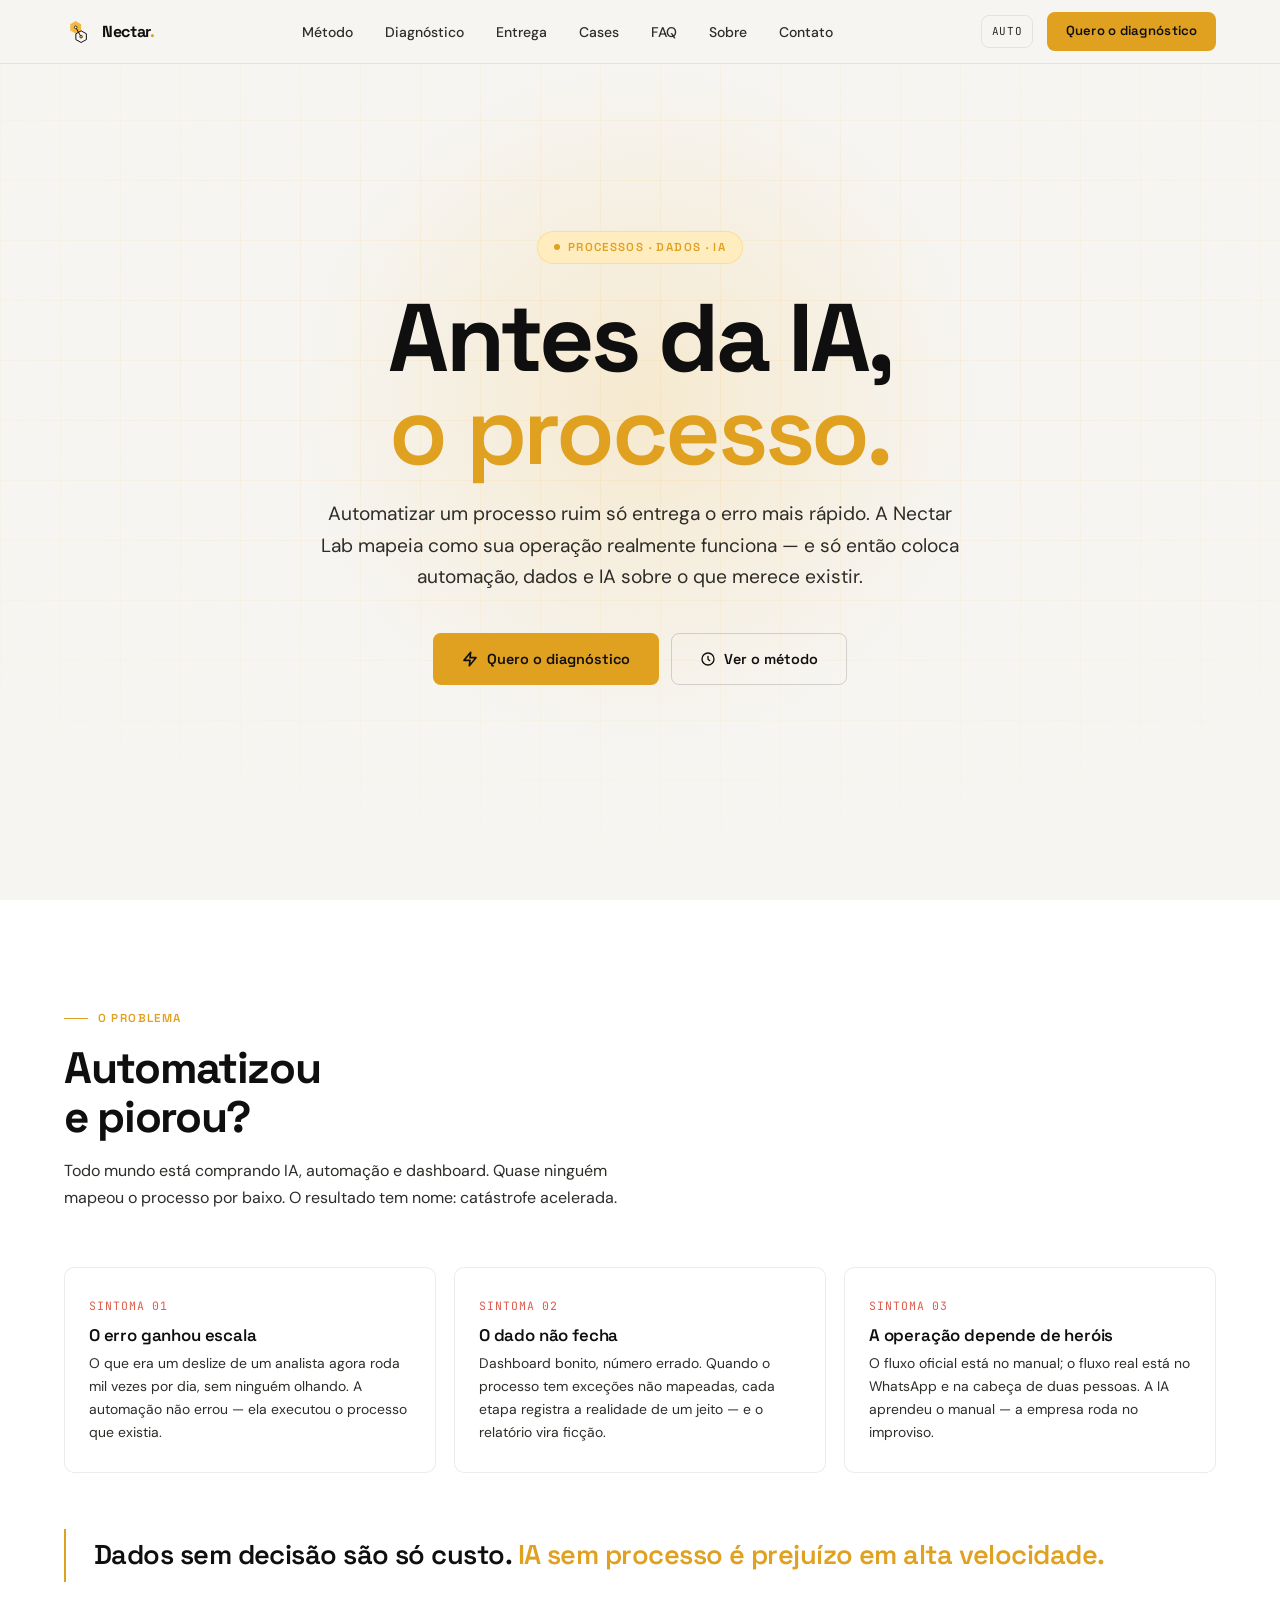
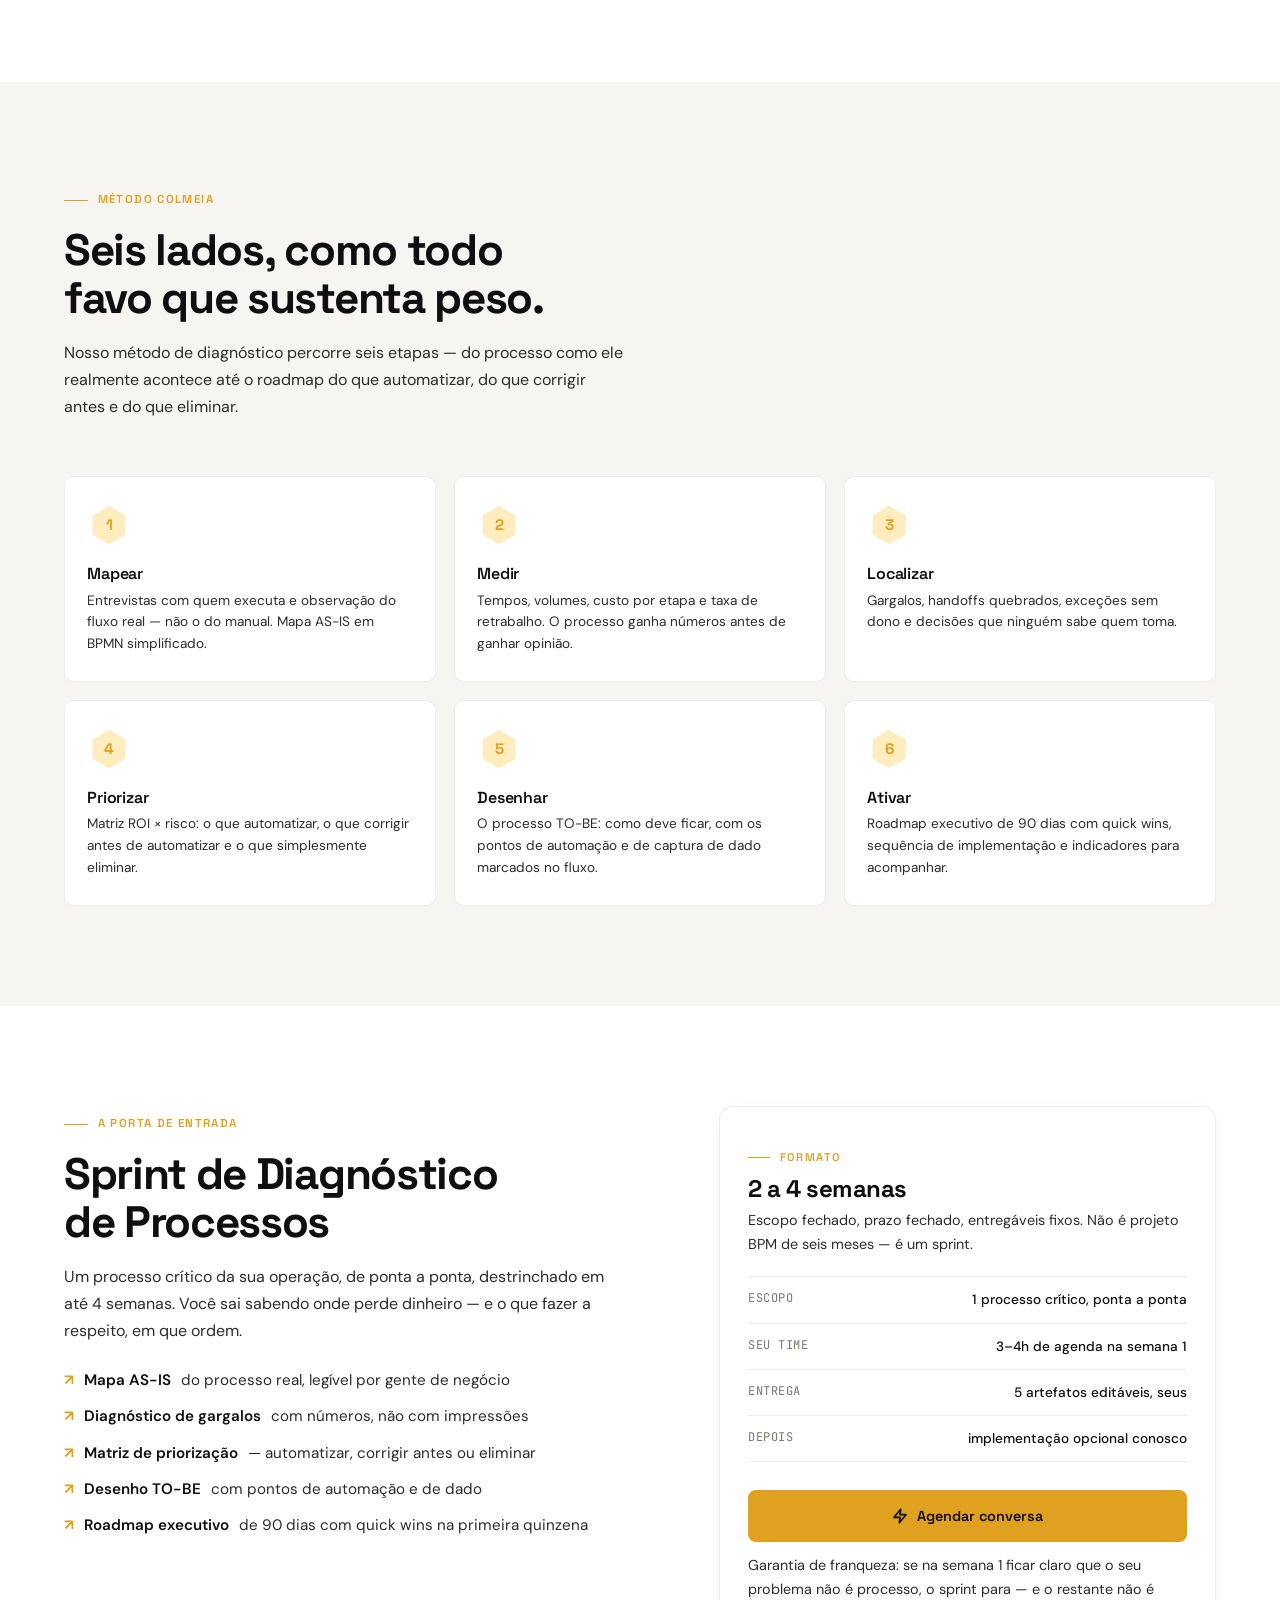
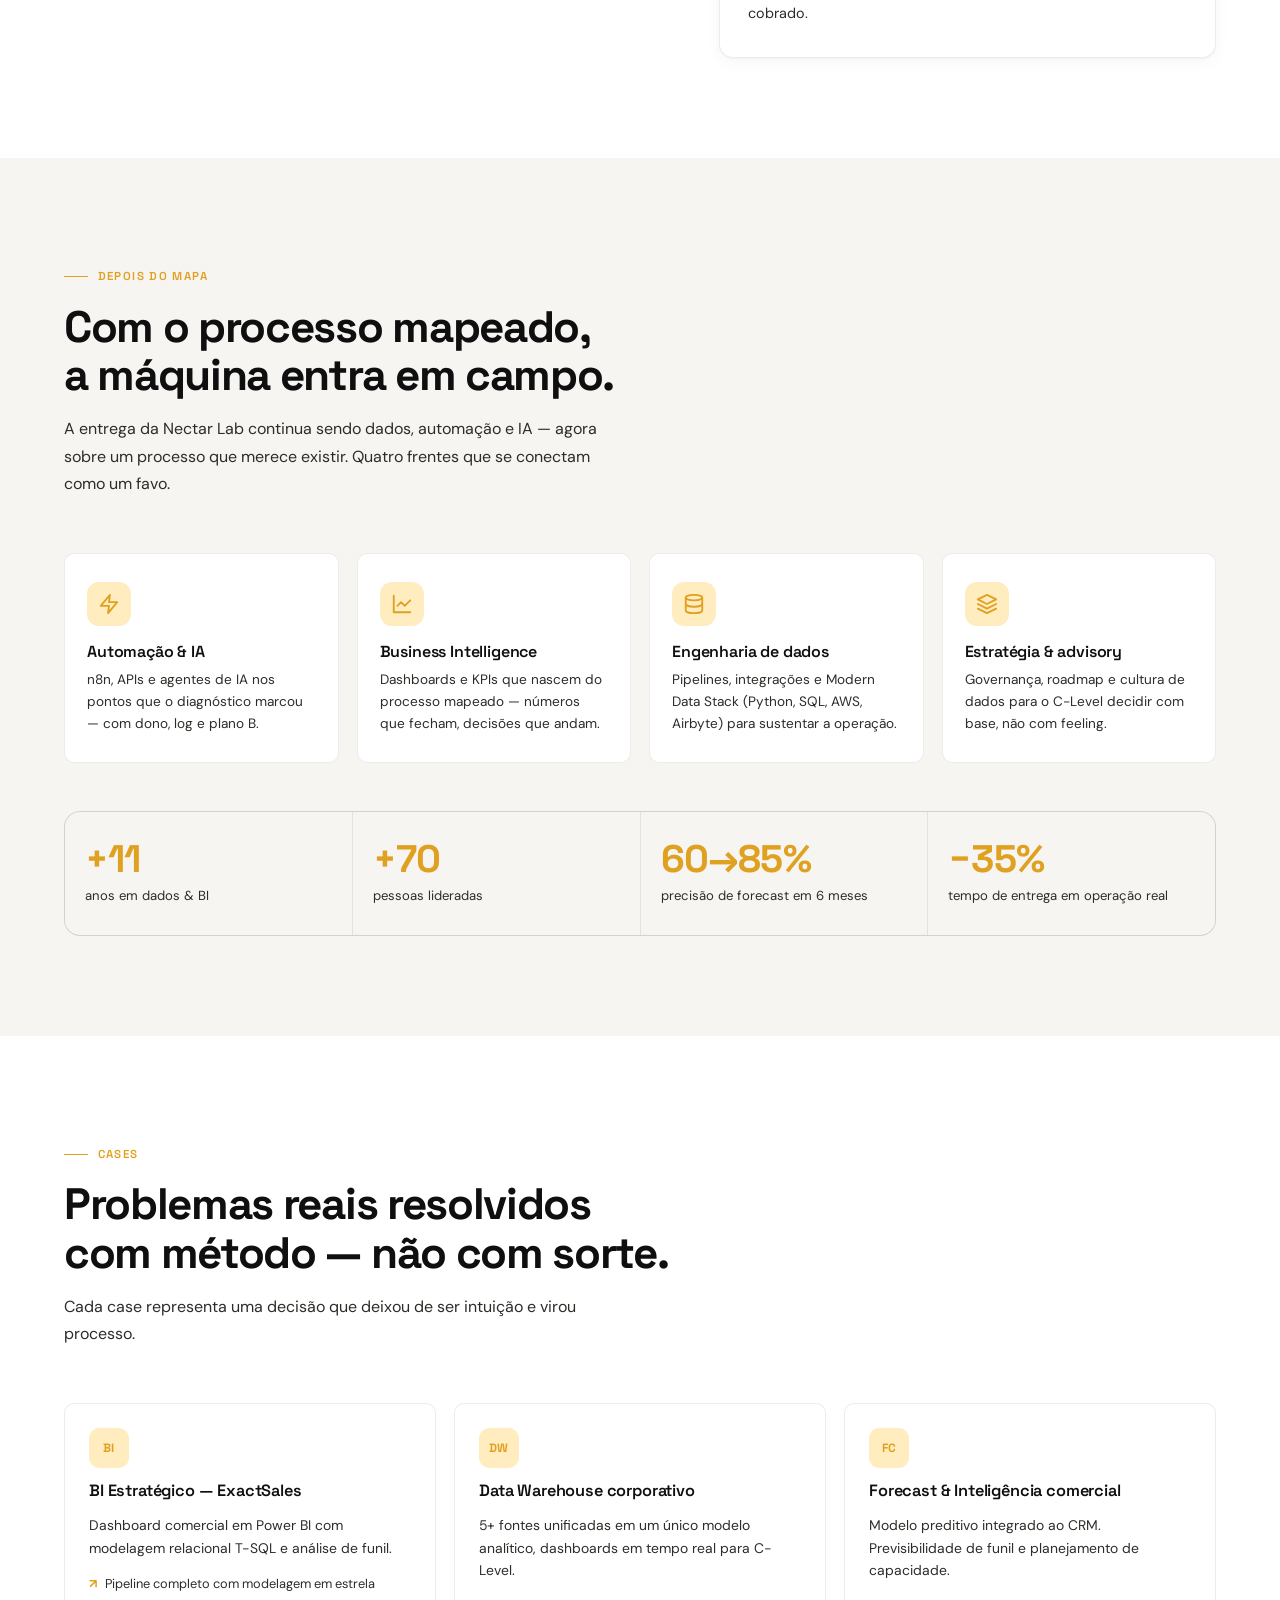
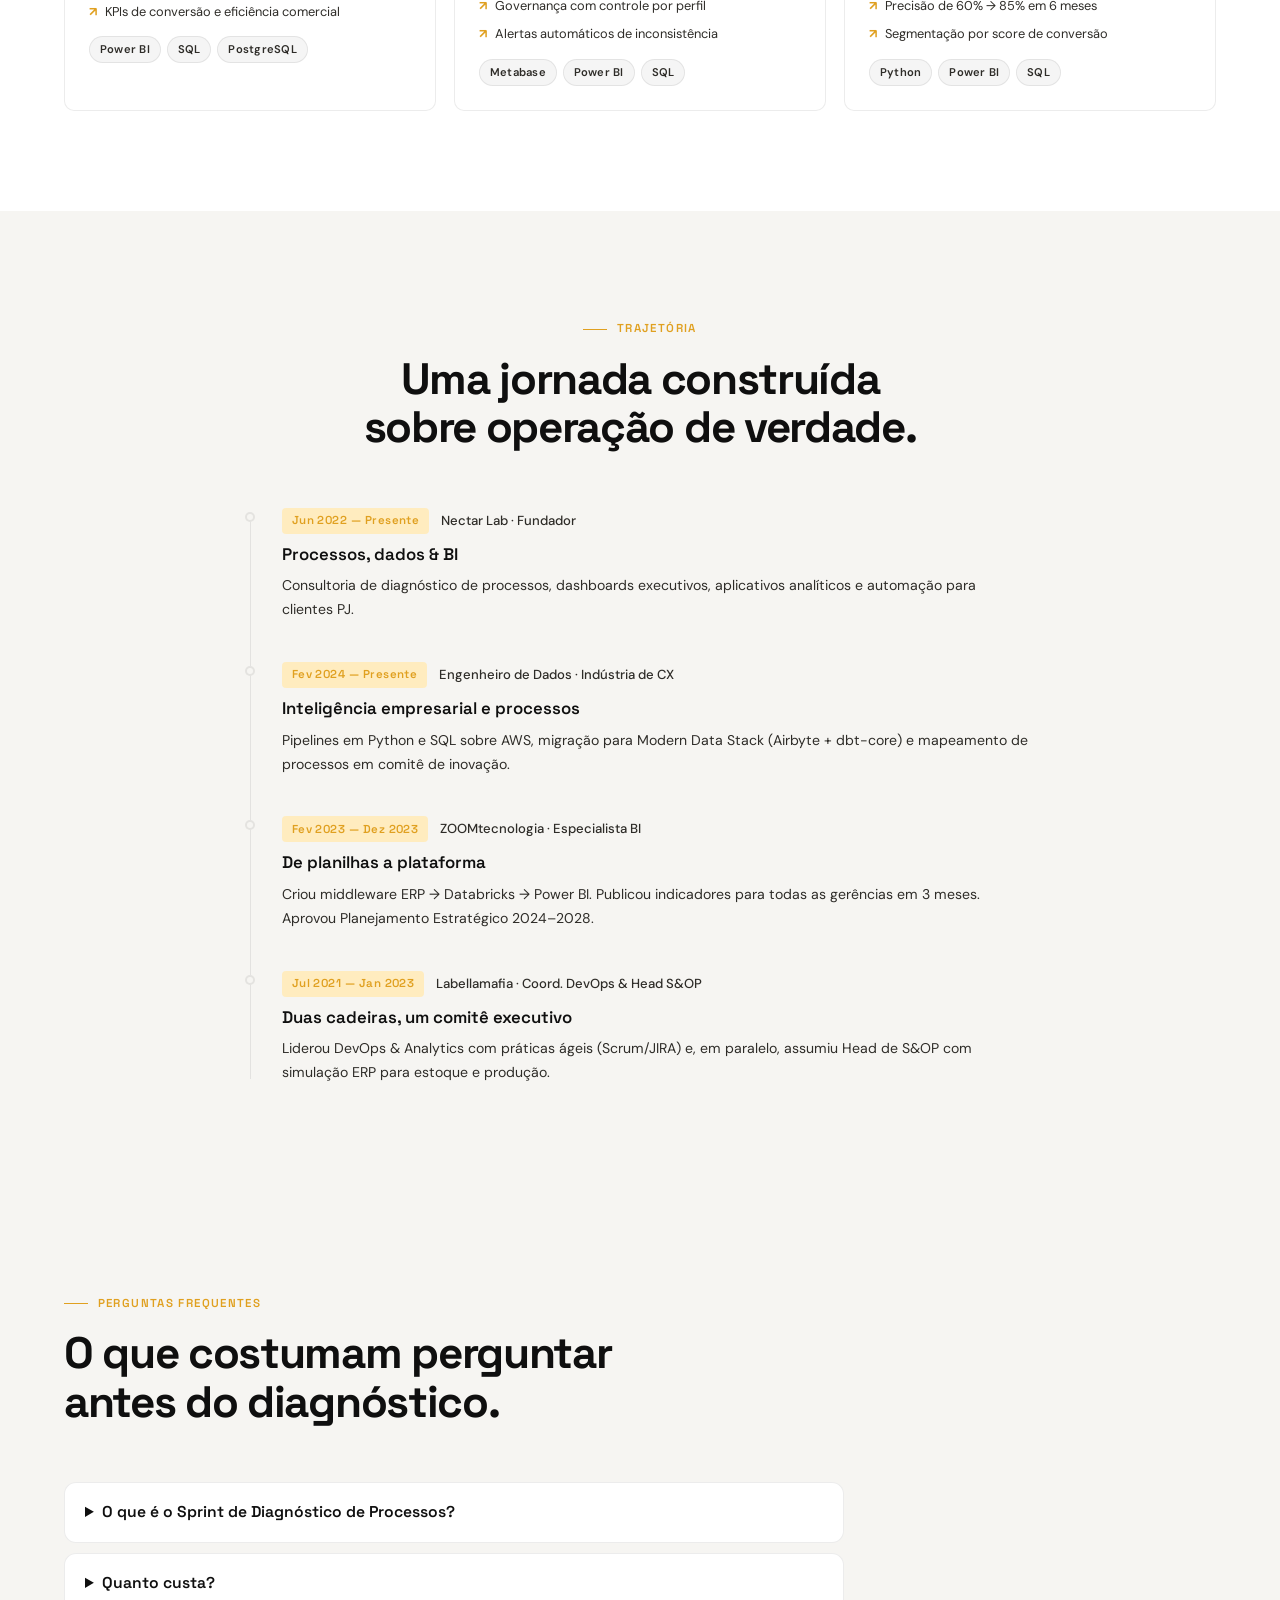
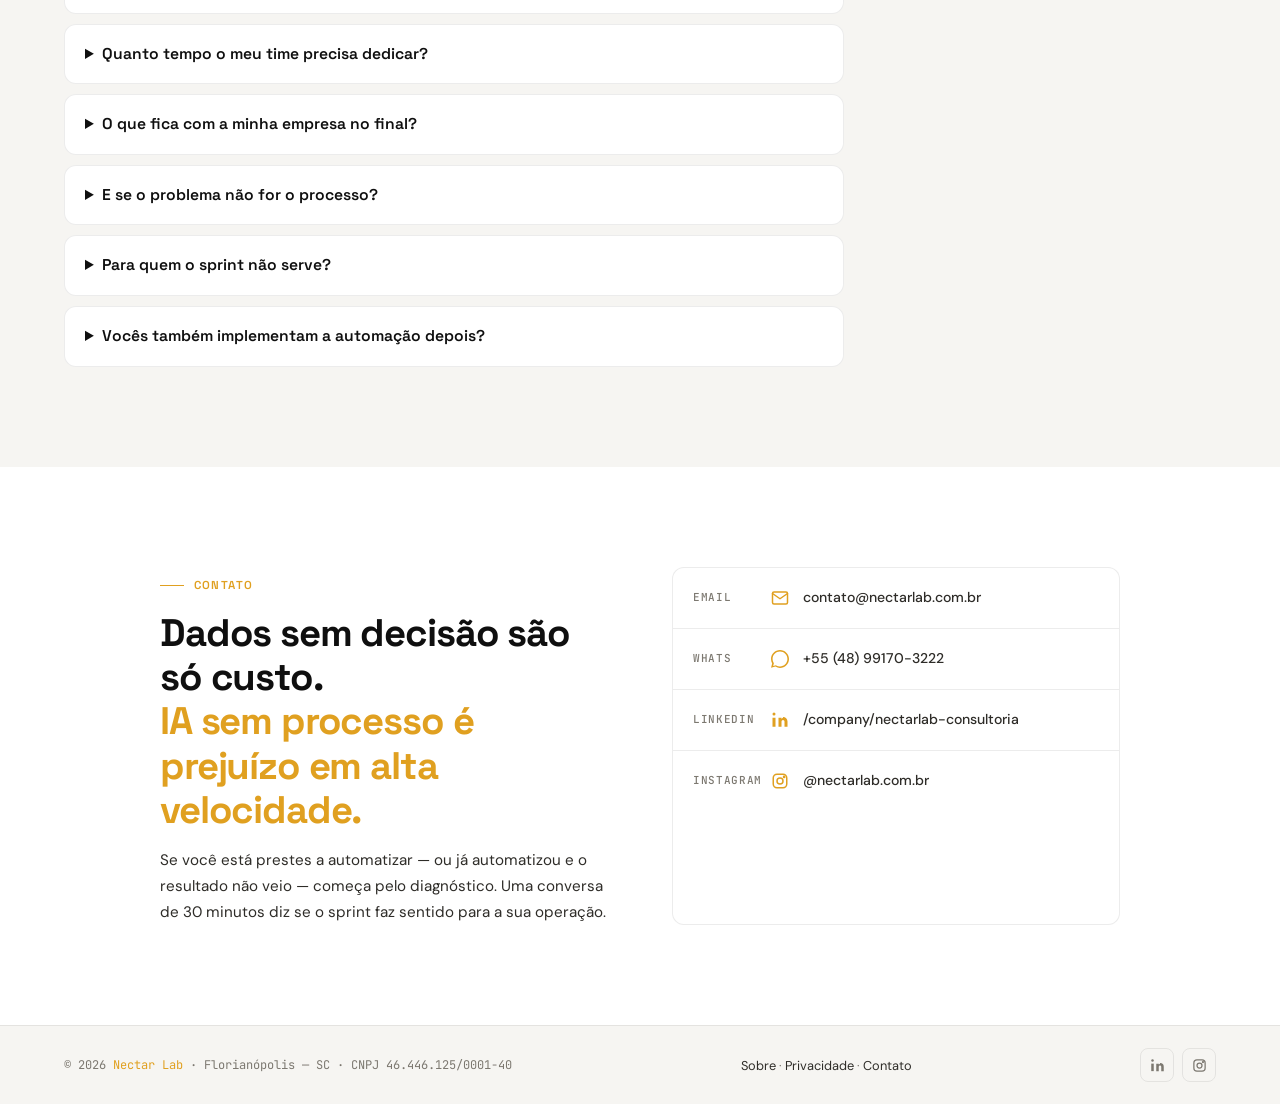
<file: index.html>
<!DOCTYPE html>
<html lang="pt-BR">
<head>
<!-- Google Tag Manager --><script>(function(w,d,s,l,i){w[l]=w[l]||[];w[l].push({"gtm.start":new Date().getTime(),event:"gtm.js"});var f=d.getElementsByTagName(s)[0],j=d.createElement(s),dl=l!="dataLayer"?"&l="+l:"";j.async=true;j.src="https://www.googletagmanager.com/gtm.js?id="+i+dl;f.parentNode.insertBefore(j,f);})(window,document,"script","dataLayer","GTM-5SS469PG");</script><!-- End Google Tag Manager -->
<meta charset="UTF-8">
<meta name="viewport" content="width=device-width, initial-scale=1.0">
<title>Nectar Lab — Antes da IA, o processo.</title>
<meta name="description" content="Consultoria de processos, dados e IA. Mapeamos como sua operação realmente funciona e só então automatizamos. Diagnóstico em até 4 semanas.">
<link rel="canonical" href="https://nectarlab.com.br/">
<link rel="icon" type="image/svg+xml" href="assets/favicon.svg">
<link rel="alternate icon" href="assets/favicon.ico">
<link rel="apple-touch-icon" href="assets/favicon.svg">
<meta property="og:type" content="website">
<meta property="og:title" content="Nectar Lab — Antes da IA, o processo.">
<meta property="og:description" content="Consultoria de processos, dados e IA. Mapeamos como sua operação realmente funciona — depois automatizamos o que merece existir.">
<meta property="og:url" content="https://nectarlab.com.br/">
<meta property="og:image" content="https://nectarlab.com.br/assets/og-image.png">
<meta property="og:image:width" content="1200">
<meta property="og:image:height" content="630">
<meta name="twitter:card" content="summary_large_image">
<link rel="stylesheet" href="assets/colors_and_type.css">
<script type="application/ld+json">
{
  "@context": "https://schema.org",
  "@type": ["Organization", "ProfessionalService"],
  "@id": "https://nectarlab.com.br/#org",
  "name": "Nectar Lab",
  "founder": { "@id": "https://nectarlab.com.br/about/#heitor" },
  "makesOffer": {
    "@type": "Offer",
    "itemOffered": {
      "@type": "Service",
      "name": "Sprint de Diagnóstico de Processos",
      "description": "Diagnóstico de 1 processo crítico de ponta a ponta em 2 a 4 semanas: mapa AS-IS, gargalos, matriz ROI × risco, desenho TO-BE e roadmap de 90 dias.",
      "areaServed": "BR",
      "provider": { "@id": "https://nectarlab.com.br/#org" }
    }
  },
  "url": "https://nectarlab.com.br/",
  "logo": "https://nectarlab.com.br/assets/favicon-32x32.png",
  "description": "Consultoria de processos, dados e IA. Mapeamos como sua operação realmente funciona antes de automatizar, instrumentar com dados ou aplicar IA.",
  "email": "contato@nectarlab.com.br",
  "taxID": "46.446.125/0001-40",
  "address": {
    "@type": "PostalAddress",
    "addressLocality": "Florianópolis",
    "addressRegion": "SC",
    "addressCountry": "BR"
  },
  "contactPoint": {
    "@type": "ContactPoint",
    "email": "contato@nectarlab.com.br",
    "telephone": "+55-48-99170-3222",
    "contactType": "customer service",
    "areaServed": "BR",
    "availableLanguage": "Portuguese"
  },
  "sameAs": [
    "https://www.linkedin.com/company/nectarlab-consultoria/",
    "https://instagram.com/nectarlab.com.br"
  ]
}
</script>
<script type="application/ld+json">
{
  "@context": "https://schema.org",
  "@graph": [
    {
      "@type": "Person",
      "@id": "https://nectarlab.com.br/about/#heitor",
      "name": "Heitor Marchi",
      "jobTitle": "Fundador e consultor de processos, dados e IA",
      "worksFor": { "@id": "https://nectarlab.com.br/#org" },
      "url": "https://nectarlab.com.br/about/",
      "sameAs": ["https://www.linkedin.com/in/heitormarchi/"],
      "address": { "@type": "PostalAddress", "addressLocality": "Florianópolis", "addressRegion": "SC", "addressCountry": "BR" }
    },
    {
      "@type": "FAQPage",
      "mainEntity": [
        { "@type": "Question", "name": "O que é o Sprint de Diagnóstico de Processos?", "acceptedAnswer": { "@type": "Answer", "text": "Um engajamento de 2 a 4 semanas, com escopo fechado em 1 processo crítico de ponta a ponta. Você enxerga o processo como ele realmente acontece, sabe onde perde tempo e dinheiro e recebe um plano priorizado do que automatizar, corrigir antes ou eliminar." } },
        { "@type": "Question", "name": "Quanto custa?", "acceptedAnswer": { "@type": "Answer", "text": "Sob consulta. O valor é fechado, definido no escopo da conversa inicial, sem hora extra surpresa." } },
        { "@type": "Question", "name": "Quanto tempo o meu time precisa dedicar?", "acceptedAnswer": { "@type": "Answer", "text": "Cerca de 3–4 horas de agenda das pessoas que executam o processo na semana 1, acesso a dados operacionais na semana 2, um workshop de 2 horas com o decisor na semana 3 e uma reunião de entrega de 1h30." } },
        { "@type": "Question", "name": "O que fica com a minha empresa no final?", "acceptedAnswer": { "@type": "Answer", "text": "Cinco entregáveis editáveis: mapa AS-IS, diagnóstico de gargalos, matriz de priorização ROI × risco, desenho TO-BE e roadmap executivo de 90 dias." } },
        { "@type": "Question", "name": "E se o problema não for o processo?", "acceptedAnswer": { "@type": "Answer", "text": "Se na semana 1 ficar claro que a causa é outra, o sprint para e o restante não é cobrado." } },
        { "@type": "Question", "name": "Para quem o sprint não serve?", "acceptedAnswer": { "@type": "Answer", "text": "Para quem quer apenas um dashboard rápido, quem quer terceirizar a decisão ou operações com pouco volume." } },
        { "@type": "Question", "name": "Vocês também implementam a automação depois?", "acceptedAnswer": { "@type": "Answer", "text": "Sim, como etapa separada: o roadmap do sprint vira a implementação (n8n, APIs, IA, engenharia de dados e dashboards)." } }
      ]
    }
  ]
}
</script>
<style>
  :root { --max: 1200px; }
  body { overflow-x: hidden; }

  /* ── NAV ── */
  nav.site-nav {
    position: fixed; inset: 0 0 auto 0; z-index: 100;
    height: 64px; padding: 0 5%;
    display: flex; align-items: center; justify-content: space-between;
    background: var(--bg); border-bottom: 1px solid var(--border);
    transition: var(--transition);
  }
  nav.site-nav.scrolled {
    background: color-mix(in oklab, var(--bg) 85%, transparent);
    backdrop-filter: blur(20px) saturate(1.4);
  }
  .brand { display: flex; align-items: center; gap: 10px; font-family: var(--font-display); font-weight: 700; letter-spacing: -.02em; color: var(--fg1); }
  .brand .mark { width: 28px; height: 28px; }
  .brand .mark img { width: 100%; height: 100%; display: block; }
  .brand span.dot { color: var(--accent); }
  .nav-links { display: flex; gap: 2rem; list-style: none; margin: 0; padding: 0; }
  .nav-links a { font-size: .875rem; font-weight: 500; color: var(--fg2); position: relative; transition: var(--transition); }
  .nav-links a::after { content: ''; position: absolute; left: 0; bottom: -4px; width: 0; height: 1px; background: var(--accent); transition: var(--transition); }
  .nav-links a:hover { color: var(--fg1); }
  .nav-links a:hover::after { width: 100%; }
  .nav-cta { background: var(--accent); color: var(--fg-on-accent); font-family: var(--font-display); font-weight: 600; font-size: .82rem; padding: .5rem 1.15rem; border-radius: 8px; letter-spacing: .02em; transition: var(--transition); }
  .nav-cta:hover { background: var(--accent-hover); transform: translateY(-1px); }
  .theme-toggle { background: transparent; border: 1px solid var(--border); border-radius: 8px; padding: 6px 10px; cursor: pointer; color: var(--fg2); font-family: var(--font-mono); font-size: 11px; letter-spacing: .06em; transition: var(--transition); }
  .theme-toggle:hover { color: var(--accent); border-color: var(--accent); }
  .nav-right { display: flex; align-items: center; gap: 14px; }

  /* ── HERO ── */
  #hero { position: relative; min-height: 100vh; display: flex; align-items: center; justify-content: center; text-align: center; padding: 96px 5% 80px; overflow: hidden; }
  .hero-grid { position: absolute; inset: 0; background-image: linear-gradient(var(--accent-glow) 1px, transparent 1px), linear-gradient(90deg, var(--accent-glow) 1px, transparent 1px); background-size: 60px 60px; mask-image: radial-gradient(ellipse 80% 60% at 50% 40%, black 30%, transparent 100%); opacity: .5; }
  .hero-glow { position: absolute; width: 700px; height: 700px; border-radius: 50%; background: radial-gradient(circle, var(--accent-glow) 0%, transparent 70%); top: 45%; left: 50%; transform: translate(-50%, -50%); pointer-events: none; }
  .hero-content { position: relative; z-index: 1; max-width: 900px; }
  .hero-badge { display: inline-flex; align-items: center; gap: .5rem; background: var(--accent-muted); border: 1px solid rgba(245,184,65,.3); border-radius: 999px; padding: .35rem 1rem; font-family: var(--font-display); font-size: .72rem; font-weight: 600; color: var(--accent); letter-spacing: .12em; text-transform: uppercase; margin-bottom: 1.75rem; }
  .hero-badge-dot { width: 6px; height: 6px; background: var(--accent); border-radius: 50%; animation: pulse 2s ease infinite; }
  @keyframes pulse { 0%,100% { opacity: 1; transform: scale(1); } 50% { opacity: .5; transform: scale(1.4); } }
  .hero-title { font-family: var(--font-display); font-size: clamp(3.2rem, 7.5vw, 6rem); font-weight: 700; letter-spacing: -.035em; line-height: .97; margin: 0 0 1.25rem; color: var(--fg1); }
  .hero-title .accent { color: var(--accent); display: block; font-weight: 600; }
  .hero-sub { font-family: var(--font-body); font-size: clamp(1rem, 1.6vw, 1.2rem); color: var(--fg2); max-width: 640px; margin: 0 auto 2.5rem; font-weight: 400; line-height: 1.65; }
  .hero-btns { display: flex; gap: 12px; justify-content: center; flex-wrap: wrap; }
  .btn-primary, .btn-outline { font-family: var(--font-display); font-weight: 600; font-size: .9rem; padding: .8rem 1.75rem; border-radius: 8px; display: inline-flex; align-items: center; gap: .55rem; transition: var(--transition); border: 1px solid transparent; cursor: pointer; }
  .btn-primary { background: var(--accent); color: var(--fg-on-accent); }
  .btn-primary:hover { background: var(--accent-hover); transform: translateY(-2px); box-shadow: 0 8px 24px var(--accent-glow); }
  .btn-outline { background: transparent; color: var(--fg1); border-color: var(--border-strong); }
  .btn-outline:hover { border-color: var(--accent); color: var(--accent); transform: translateY(-2px); }
  .btn-primary svg, .btn-outline svg { width: 16px; height: 16px; }

  /* ── Sections ── */
  section { position: relative; z-index: 1; padding: 100px 5%; }
  section.alt { background: var(--bg-elevated); }
  .container { max-width: var(--max); margin: 0 auto; }
  .section-head { max-width: 620px; margin: 0 0 3.5rem; }
  .section-label { display: inline-flex; align-items: center; gap: .6rem; font-family: var(--font-display); font-size: .72rem; font-weight: 600; letter-spacing: .12em; text-transform: uppercase; color: var(--accent); margin-bottom: 1rem; }
  .section-label::before { content: ''; width: 24px; height: 1px; background: currentColor; }
  .section-title { font-family: var(--font-display); font-size: clamp(2rem, 4vw, 2.75rem); font-weight: 700; letter-spacing: -.03em; line-height: 1.1; margin: 0 0 1rem; color: var(--fg1); }
  .section-desc { font-size: 1rem; color: var(--fg2); line-height: 1.7; max-width: 560px; }

  /* ── Sintomas (problema) ── */
  .sintomas { display: grid; grid-template-columns: repeat(3, 1fr); gap: 18px; }
  .sintoma { background: var(--card-bg); border: 1px solid var(--card-border); border-radius: 10px; padding: 28px 24px; transition: var(--transition); }
  .sintoma:hover { transform: translateY(-4px); border-color: rgba(224,92,75,.4); box-shadow: var(--card-shadow-hover); }
  .sintoma .num { font-family: var(--font-mono); font-size: .72rem; color: var(--danger, #E05C4B); letter-spacing: .08em; }
  .sintoma h3 { font-family: var(--font-display); font-size: 1.05rem; font-weight: 600; margin: .6rem 0 .5rem; color: var(--fg1); }
  .sintoma p { font-size: .87rem; color: var(--fg2); line-height: 1.65; margin: 0; }
  .tese { max-width: var(--max); margin: 56px auto 0; border-left: 2px solid var(--accent); padding: 8px 0 8px 28px; }
  .tese p { font-family: var(--font-display); font-size: clamp(1.2rem, 2.4vw, 1.7rem); font-weight: 600; letter-spacing: -.02em; line-height: 1.35; color: var(--fg1); margin: 0; }
  .tese p span { color: var(--accent); }

  /* ── Método Colmeia ── */
  .metodo { display: grid; grid-template-columns: repeat(3, 1fr); gap: 18px; }
  .etapa { background: var(--card-bg); border: 1px solid var(--card-border); border-radius: 10px; padding: 26px 22px; transition: var(--transition); position: relative; overflow: hidden; }
  .etapa::after { content: ''; position: absolute; top: 0; left: 0; right: 0; height: 2px; background: var(--accent); transform: scaleX(0); transform-origin: left; transition: transform .3s var(--ease-in-out); }
  .etapa:hover { transform: translateY(-4px); border-color: rgba(245,184,65,.3); box-shadow: var(--card-shadow-hover); }
  .etapa:hover::after { transform: scaleX(1); }
  .etapa-hex { width: 44px; height: 44px; margin-bottom: 1.1rem; position: relative; display: flex; align-items: center; justify-content: center; }
  .etapa-hex svg.hexbg { position: absolute; inset: 0; width: 100%; height: 100%; color: var(--accent-muted); }
  .etapa-hex .n { position: relative; font-family: var(--font-display); font-weight: 700; font-size: .95rem; color: var(--accent); }
  .etapa h3 { font-family: var(--font-display); font-size: 1rem; font-weight: 600; margin: 0 0 .45rem; color: var(--fg1); }
  .etapa p { font-size: .85rem; color: var(--fg2); line-height: 1.6; margin: 0; }

  /* ── Diagnóstico (oferta) ── */
  .diag-grid { display: grid; grid-template-columns: 1.1fr .9fr; gap: 3rem; align-items: start; }
  .diag-lista { list-style: none; padding: 0; margin: 1.5rem 0 0; display: flex; flex-direction: column; gap: 12px; }
  .diag-lista li { display: flex; gap: 10px; align-items: flex-start; font-size: .95rem; color: var(--fg2); line-height: 1.6; }
  .diag-lista li::before { content: '↗'; color: var(--accent); font-weight: 700; flex-shrink: 0; }
  .diag-lista li strong { color: var(--fg1); font-weight: 600; }
  .diag-card { background: var(--card-bg); border: 1px solid var(--card-border); border-radius: 14px; padding: 32px 28px; box-shadow: var(--card-shadow, none); }
  .diag-card .eyebrow { font-family: var(--font-display); font-size: .7rem; font-weight: 600; letter-spacing: .12em; text-transform: uppercase; color: var(--accent); }
  .diag-card h3 { font-family: var(--font-display); font-size: 1.5rem; font-weight: 700; letter-spacing: -.02em; margin: .6rem 0 .4rem; color: var(--fg1); }
  .diag-card > p { font-size: .9rem; color: var(--fg2); line-height: 1.65; }
  .diag-fatos { list-style: none; padding: 0; margin: 1.25rem 0 1.75rem; border-top: 1px solid var(--border); }
  .diag-fatos li { display: flex; justify-content: space-between; gap: 12px; padding: 11px 0; border-bottom: 1px solid var(--border); font-size: .85rem; }
  .diag-fatos .k { color: var(--fg3); font-family: var(--font-mono); font-size: .75rem; letter-spacing: .04em; }
  .diag-fatos .v { color: var(--fg1); font-weight: 500; text-align: right; }
  .diag-card .btn-primary { width: 100%; justify-content: center; }
  .diag-nota { font-size: .78rem; color: var(--fg3); margin-top: 12px; line-height: 1.55; }

  /* ── Serviços (entrega) ── */
  .services { display: grid; grid-template-columns: repeat(4, 1fr); gap: 18px; }
  .service { background: var(--card-bg); border: 1px solid var(--card-border); border-radius: 10px; padding: 28px 22px; transition: var(--transition); position: relative; overflow: hidden; }
  .service::after { content: ''; position: absolute; top: 0; left: 0; right: 0; height: 2px; background: var(--accent); transform: scaleX(0); transform-origin: left; transition: transform .3s var(--ease-in-out); }
  .service:hover { transform: translateY(-4px); border-color: rgba(245,184,65,.3); box-shadow: var(--card-shadow-hover); }
  .service:hover::after { transform: scaleX(1); }
  .service-icon { width: 44px; height: 44px; background: var(--accent-muted); border-radius: 12px; color: var(--accent); display: flex; align-items: center; justify-content: center; margin-bottom: 1.1rem; }
  .service-icon svg { width: 22px; height: 22px; }
  .service h3 { font-family: var(--font-display); font-size: 1rem; font-weight: 600; margin: 0 0 .5rem; color: var(--fg1); }
  .service p { font-size: .85rem; color: var(--fg2); line-height: 1.6; margin: 0; }

  /* ── Stats strip ── */
  .stats-strip { display: grid; grid-template-columns: repeat(4, 1fr); gap: 1px; background: var(--border); border: 1px solid var(--border); border-radius: 16px; overflow: hidden; max-width: var(--max); margin: 48px auto 0; }
  .stat-cell { background: var(--bg); padding: 28px 20px; text-align: left; }
  .stat-number { font-family: var(--font-display); font-weight: 700; font-size: 2.4rem; color: var(--accent); letter-spacing: -.02em; line-height: 1; }
  .stat-label { font-family: var(--font-body); font-size: .82rem; color: var(--fg2); margin-top: 6px; }

  /* ── Cases ── */
  .projects { display: grid; grid-template-columns: repeat(3, 1fr); gap: 18px; }
  .project { background: var(--card-bg); border: 1px solid var(--card-border); border-radius: 10px; padding: 24px; display: flex; flex-direction: column; gap: 14px; transition: var(--transition); position: relative; overflow: hidden; }
  .project:hover { transform: translateY(-4px); border-color: var(--accent); box-shadow: var(--card-shadow-hover); }
  .project-head { display: flex; justify-content: space-between; align-items: flex-start; gap: 10px; }
  .project-icon { width: 40px; height: 40px; border-radius: 10px; background: var(--accent-muted); color: var(--accent); display: flex; align-items: center; justify-content: center; font-family: var(--font-display); font-weight: 700; font-size: 12px; letter-spacing: .04em; }
  .project h3 { font-family: var(--font-display); font-size: 1.02rem; font-weight: 600; margin: 0; color: var(--fg1); }
  .project p { font-size: .87rem; color: var(--fg2); line-height: 1.6; margin: 0; }
  .project-impacts { list-style: none; padding: 0; margin: 0; display: flex; flex-direction: column; gap: 6px; }
  .project-impacts li { font-size: .8rem; color: var(--fg2); display: flex; gap: 8px; align-items: flex-start; }
  .project-impacts li::before { content: '↗'; color: var(--accent); font-weight: 700; flex-shrink: 0; }
  .project-tags { display: flex; flex-wrap: wrap; gap: 6px; }
  .p-tag { font-family: var(--font-body); font-size: .7rem; font-weight: 600; padding: 3px 10px; border-radius: 999px; background: rgba(20,19,18,.04); border: 1px solid var(--border); color: var(--fg2); letter-spacing: .02em; }

  /* ── Timeline ── */
  .timeline { max-width: 780px; margin: 0 auto; position: relative; padding-left: 2rem; }
  .timeline::before { content: ''; position: absolute; left: 0; top: 6px; bottom: 6px; width: 1px; background: var(--border); }
  .timeline-item { position: relative; padding-bottom: 2.5rem; }
  .timeline-item:last-child { padding-bottom: 0; }
  .timeline-dot { position: absolute; left: -2.3rem; top: 4px; width: 10px; height: 10px; border-radius: 50%; background: var(--bg); border: 2px solid var(--border); transition: var(--transition); }
  .timeline-item:hover .timeline-dot { background: var(--accent); border-color: var(--accent); }
  .timeline-meta { display: flex; align-items: center; gap: 12px; margin-bottom: 6px; flex-wrap: wrap; }
  .timeline-period { font-family: var(--font-display); font-size: .72rem; color: var(--accent); font-weight: 600; letter-spacing: .04em; background: var(--accent-muted); padding: .2rem .6rem; border-radius: 4px; }
  .timeline-company { font-size: .82rem; color: var(--fg2); font-weight: 500; }
  .timeline-title { font-family: var(--font-display); font-size: 1.05rem; font-weight: 600; margin: 2px 0 6px; color: var(--fg1); }
  .timeline-desc { font-size: .88rem; color: var(--fg2); line-height: 1.7; }

  /* ── Contato ── */
  .contact-grid { display: grid; grid-template-columns: 1fr 1fr; gap: 4rem; max-width: 960px; margin: 0 auto; align-items: stretch; }
  .contact-info h2 { font-family: var(--font-display); font-size: clamp(1.75rem, 3vw, 2.4rem); letter-spacing: -.03em; margin: 0 0 1rem; color: var(--fg1); line-height: 1.15; }
  .contact-info h2 span { color: var(--accent); }
  .contact-info p { color: var(--fg2); font-size: .95rem; line-height: 1.7; }
  .contact-links { display: flex; flex-direction: column; background: var(--card-bg); border: 1px solid var(--card-border); border-radius: 12px; overflow: hidden; }
  .contact-link { display: flex; align-items: center; gap: 14px; padding: 18px 20px; color: var(--fg2); font-size: .88rem; font-weight: 500; border-bottom: 1px solid var(--border); transition: var(--transition); }
  .contact-link:last-child { border-bottom: none; }
  .contact-link:hover { background: var(--card-bg-hover); color: var(--fg1); }
  .contact-link svg { width: 18px; height: 18px; color: var(--accent); flex-shrink: 0; }
  .contact-link .k { font-family: var(--font-mono); font-size: 11px; color: var(--fg3); width: 64px; flex: 0 0 64px; letter-spacing: .06em; text-transform: uppercase; }

  /* ── Footer ── */
  footer { padding: 22px 5%; background: var(--bg); border-top: 1px solid var(--border); display: flex; justify-content: space-between; align-items: center; flex-wrap: wrap; gap: 10px; }
  .footer-copy { font-family: var(--font-mono); font-size: .75rem; color: var(--fg3); }
  .footer-copy span { color: var(--accent); }
  .faq { max-width: 780px; display: flex; flex-direction: column; gap: 10px; }
  .faq details { background: var(--card-bg); border: 1px solid var(--card-border); border-radius: 12px; padding: 0 20px; }
  .faq summary { cursor: pointer; padding: 16px 0; font-family: var(--font-display); font-weight: 600; font-size: .98rem; color: var(--fg1); }
  .faq details[open] summary { color: var(--accent); }
  .faq p { margin: 0 0 16px; font-size: .9rem; line-height: 1.7; color: var(--fg2); }
  .footer-links { font-size: .8rem; color: var(--fg3); }
  .footer-links a { color: var(--fg2); } .footer-links a:hover { color: var(--accent); }
  .footer-socials { display: flex; gap: 8px; }
  .footer-socials a { width: 34px; height: 34px; display: flex; align-items: center; justify-content: center; border: 1px solid var(--border); border-radius: 8px; color: var(--fg3); transition: var(--transition); }
  .footer-socials a:hover { color: var(--accent); border-color: var(--accent); }
  .footer-socials svg { width: 15px; height: 15px; }

  /* ── Responsive ── */
  @media (max-width: 980px) {
    .services, .sintomas { grid-template-columns: repeat(2, 1fr); }
    .metodo { grid-template-columns: repeat(2, 1fr); }
    .projects { grid-template-columns: repeat(2, 1fr); }
    .stats-strip { grid-template-columns: repeat(2, 1fr); }
    .contact-grid, .diag-grid { grid-template-columns: 1fr; gap: 2rem; }
  }
  @media (max-width: 640px) {
    .nav-links { display: none; }
    .services, .sintomas, .metodo, .projects, .stats-strip { grid-template-columns: 1fr; }
  }

  /* fade-up */
  .fade-up { opacity: 0; transform: translateY(24px); }
  .fade-up.in { animation: fadeUp .6s var(--ease-in-out) both; }
  @keyframes fadeUp { to { opacity: 1; transform: translateY(0); } }
  @media (prefers-reduced-motion: reduce) {
    .fade-up { opacity: 1 !important; transform: none !important; animation: none !important; }
  }
</style>
</head>
<body id="top">
<!-- Google Tag Manager (noscript) --><noscript><iframe src="https://www.googletagmanager.com/ns.html?id=GTM-5SS469PG" height="0" width="0" style="display:none;visibility:hidden"></iframe></noscript><!-- End Google Tag Manager (noscript) -->

<!-- NAV -->
<nav class="site-nav" id="nav">
  <a class="brand" href="#top">
    <span class="mark"><img src="assets/logo-mark.svg" alt="" width="28" height="28" id="logoMark"></span>
    <span>Nectar<span class="dot">.</span></span>
  </a>
  <ul class="nav-links">
    <li><a href="#metodo">Método</a></li>
    <li><a href="#diagnostico">Diagnóstico</a></li>
    <li><a href="#entrega">Entrega</a></li>
    <li><a href="#cases">Cases</a></li>
    <li><a href="#faq">FAQ</a></li>
    <li><a href="/about/">Sobre</a></li>
    <li><a href="#contato">Contato</a></li>
  </ul>
  <div class="nav-right">
    <button class="theme-toggle" id="themeToggle" aria-label="Alternar tema">AUTO</button>
    <a href="#diagnostico" class="nav-cta">Quero o diagnóstico</a>
  </div>
</nav>

<!-- HERO -->
<section id="hero">
  <div class="hero-grid"></div>
  <div class="hero-glow"></div>
  <div class="hero-content">
    <div class="hero-badge fade-up in"><span class="hero-badge-dot"></span>Processos · Dados · IA</div>
    <h1 class="hero-title fade-up in">Antes da IA,<span class="accent">o processo.</span></h1>
    <p class="hero-sub fade-up in">Automatizar um processo ruim só entrega o erro mais rápido. A Nectar Lab mapeia como sua operação realmente funciona — e só então coloca automação, dados e IA sobre o que merece existir.</p>
    <div class="hero-btns fade-up in">
      <a href="#diagnostico" class="btn-primary">
        <svg viewBox="0 0 24 24" fill="none" stroke="currentColor" stroke-width="2.5" stroke-linecap="round" stroke-linejoin="round"><path d="M13 2 L3 14 h9 l-1 8 10-12 h-9 z"/></svg>
        Quero o diagnóstico
      </a>
      <a href="#metodo" class="btn-outline">
        <svg viewBox="0 0 24 24" fill="none" stroke="currentColor" stroke-width="2" stroke-linecap="round" stroke-linejoin="round"><circle cx="12" cy="12" r="9"/><path d="M12 8 v4 l2.5 2.5"/></svg>
        Ver o método
      </a>
    </div>
  </div>
</section>

<!-- PROBLEMA -->
<section id="problema" class="alt">
  <div class="container">
    <div class="section-head">
      <div class="section-label">O problema</div>
      <h2 class="section-title">Automatizou<br>e piorou?</h2>
      <p class="section-desc">Todo mundo está comprando IA, automação e dashboard. Quase ninguém mapeou o processo por baixo. O resultado tem nome: catástrofe acelerada.</p>
    </div>
    <div class="sintomas">
      <article class="sintoma fade-up">
        <div class="num">SINTOMA 01</div>
        <h3>O erro ganhou escala</h3>
        <p>O que era um deslize de um analista agora roda mil vezes por dia, sem ninguém olhando. A automação não errou — ela executou o processo que existia.</p>
      </article>
      <article class="sintoma fade-up">
        <div class="num">SINTOMA 02</div>
        <h3>O dado não fecha</h3>
        <p>Dashboard bonito, número errado. Quando o processo tem exceções não mapeadas, cada etapa registra a realidade de um jeito — e o relatório vira ficção.</p>
      </article>
      <article class="sintoma fade-up">
        <div class="num">SINTOMA 03</div>
        <h3>A operação depende de heróis</h3>
        <p>O fluxo oficial está no manual; o fluxo real está no WhatsApp e na cabeça de duas pessoas. A IA aprendeu o manual — a empresa roda no improviso.</p>
      </article>
    </div>
    <div class="tese fade-up">
      <p>Dados sem decisão são só custo. <span>IA sem processo é prejuízo em alta velocidade.</span></p>
    </div>
  </div>
</section>

<!-- MÉTODO -->
<section id="metodo">
  <div class="container">
    <div class="section-head">
      <div class="section-label">Método Colmeia</div>
      <h2 class="section-title">Seis lados, como todo<br>favo que sustenta peso.</h2>
      <p class="section-desc">Nosso método de diagnóstico percorre seis etapas — do processo como ele realmente acontece até o roadmap do que automatizar, do que corrigir antes e do que eliminar.</p>
    </div>
    <div class="metodo">
      <article class="etapa fade-up">
        <div class="etapa-hex"><svg class="hexbg" viewBox="0 0 24 24" fill="currentColor"><path d="M12 1.5 21 6.75 v10.5 L12 22.5 3 17.25 V6.75 Z"/></svg><span class="n">1</span></div>
        <h3>Mapear</h3>
        <p>Entrevistas com quem executa e observação do fluxo real — não o do manual. Mapa AS-IS em BPMN simplificado.</p>
      </article>
      <article class="etapa fade-up">
        <div class="etapa-hex"><svg class="hexbg" viewBox="0 0 24 24" fill="currentColor"><path d="M12 1.5 21 6.75 v10.5 L12 22.5 3 17.25 V6.75 Z"/></svg><span class="n">2</span></div>
        <h3>Medir</h3>
        <p>Tempos, volumes, custo por etapa e taxa de retrabalho. O processo ganha números antes de ganhar opinião.</p>
      </article>
      <article class="etapa fade-up">
        <div class="etapa-hex"><svg class="hexbg" viewBox="0 0 24 24" fill="currentColor"><path d="M12 1.5 21 6.75 v10.5 L12 22.5 3 17.25 V6.75 Z"/></svg><span class="n">3</span></div>
        <h3>Localizar</h3>
        <p>Gargalos, handoffs quebrados, exceções sem dono e decisões que ninguém sabe quem toma.</p>
      </article>
      <article class="etapa fade-up">
        <div class="etapa-hex"><svg class="hexbg" viewBox="0 0 24 24" fill="currentColor"><path d="M12 1.5 21 6.75 v10.5 L12 22.5 3 17.25 V6.75 Z"/></svg><span class="n">4</span></div>
        <h3>Priorizar</h3>
        <p>Matriz ROI × risco: o que automatizar, o que corrigir antes de automatizar e o que simplesmente eliminar.</p>
      </article>
      <article class="etapa fade-up">
        <div class="etapa-hex"><svg class="hexbg" viewBox="0 0 24 24" fill="currentColor"><path d="M12 1.5 21 6.75 v10.5 L12 22.5 3 17.25 V6.75 Z"/></svg><span class="n">5</span></div>
        <h3>Desenhar</h3>
        <p>O processo TO-BE: como deve ficar, com os pontos de automação e de captura de dado marcados no fluxo.</p>
      </article>
      <article class="etapa fade-up">
        <div class="etapa-hex"><svg class="hexbg" viewBox="0 0 24 24" fill="currentColor"><path d="M12 1.5 21 6.75 v10.5 L12 22.5 3 17.25 V6.75 Z"/></svg><span class="n">6</span></div>
        <h3>Ativar</h3>
        <p>Roadmap executivo de 90 dias com quick wins, sequência de implementação e indicadores para acompanhar.</p>
      </article>
    </div>
  </div>
</section>

<!-- DIAGNÓSTICO (OFERTA) -->
<section id="diagnostico" class="alt">
  <div class="container diag-grid">
    <div>
      <div class="section-label">A porta de entrada</div>
      <h2 class="section-title">Sprint de Diagnóstico<br>de Processos</h2>
      <p class="section-desc">Um processo crítico da sua operação, de ponta a ponta, destrinchado em até 4 semanas. Você sai sabendo onde perde dinheiro — e o que fazer a respeito, em que ordem.</p>
      <ul class="diag-lista">
        <li><strong>Mapa AS-IS</strong> do processo real, legível por gente de negócio</li>
        <li><strong>Diagnóstico de gargalos</strong> com números, não com impressões</li>
        <li><strong>Matriz de priorização</strong> — automatizar, corrigir antes ou eliminar</li>
        <li><strong>Desenho TO-BE</strong> com pontos de automação e de dado</li>
        <li><strong>Roadmap executivo</strong> de 90 dias com quick wins na primeira quinzena</li>
      </ul>
    </div>
    <div class="diag-card fade-up">
      <div class="eyebrow">Formato</div>
      <h3>2 a 4 semanas</h3>
      <p>Escopo fechado, prazo fechado, entregáveis fixos. Não é projeto BPM de seis meses — é um sprint.</p>
      <ul class="diag-fatos">
        <li><span class="k">ESCOPO</span><span class="v">1 processo crítico, ponta a ponta</span></li>
        <li><span class="k">SEU TIME</span><span class="v">3–4h de agenda na semana 1</span></li>
        <li><span class="k">ENTREGA</span><span class="v">5 artefatos editáveis, seus</span></li>
        <li><span class="k">DEPOIS</span><span class="v">implementação opcional conosco</span></li>
      </ul>
      <a href="https://wa.me/5548991703222" target="_blank" rel="noopener noreferrer" class="btn-primary">
        <svg viewBox="0 0 24 24" fill="none" stroke="currentColor" stroke-width="2.5" stroke-linecap="round" stroke-linejoin="round"><path d="M13 2 L3 14 h9 l-1 8 10-12 h-9 z"/></svg>
        Agendar conversa
      </a>
      <p class="diag-nota">Garantia de franqueza: se na semana 1 ficar claro que o seu problema não é processo, o sprint para — e o restante não é cobrado.</p>
    </div>
  </div>
</section>

<!-- ENTREGA -->
<section id="entrega">
  <div class="container">
    <div class="section-head">
      <div class="section-label">Depois do mapa</div>
      <h2 class="section-title">Com o processo mapeado,<br>a máquina entra em campo.</h2>
      <p class="section-desc">A entrega da Nectar Lab continua sendo dados, automação e IA — agora sobre um processo que merece existir. Quatro frentes que se conectam como um favo.</p>
    </div>
    <div class="services">
      <article class="service fade-up">
        <div class="service-icon"><svg viewBox="0 0 24 24" fill="none" stroke="currentColor" stroke-width="2" stroke-linecap="round" stroke-linejoin="round"><path d="M13 2 L3 14 h9 l-1 8 10-12 h-9 z"/></svg></div>
        <h3>Automação &amp; IA</h3>
        <p>n8n, APIs e agentes de IA nos pontos que o diagnóstico marcou — com dono, log e plano B.</p>
      </article>
      <article class="service fade-up">
        <div class="service-icon"><svg viewBox="0 0 24 24" fill="none" stroke="currentColor" stroke-width="2" stroke-linecap="round" stroke-linejoin="round"><path d="M3 3 v18 h18"/><path d="M7 14 l4-4 4 4 6-6"/></svg></div>
        <h3>Business Intelligence</h3>
        <p>Dashboards e KPIs que nascem do processo mapeado — números que fecham, decisões que andam.</p>
      </article>
      <article class="service fade-up">
        <div class="service-icon"><svg viewBox="0 0 24 24" fill="none" stroke="currentColor" stroke-width="2" stroke-linecap="round" stroke-linejoin="round"><ellipse cx="12" cy="5" rx="9" ry="3"/><path d="M3 5 v14 a9 3 0 0 0 18 0 V5"/><path d="M3 12 a9 3 0 0 0 18 0"/></svg></div>
        <h3>Engenharia de dados</h3>
        <p>Pipelines, integrações e Modern Data Stack (Python, SQL, AWS, Airbyte) para sustentar a operação.</p>
      </article>
      <article class="service fade-up">
        <div class="service-icon"><svg viewBox="0 0 24 24" fill="none" stroke="currentColor" stroke-width="2" stroke-linecap="round" stroke-linejoin="round"><path d="M12 2 L2 7 l10 5 10-5 Z"/><path d="M2 17 l10 5 10-5"/><path d="M2 12 l10 5 10-5"/></svg></div>
        <h3>Estratégia &amp; advisory</h3>
        <p>Governança, roadmap e cultura de dados para o C-Level decidir com base, não com feeling.</p>
      </article>
    </div>
    <div class="stats-strip">
      <div class="stat-cell"><div class="stat-number">+11</div><div class="stat-label">anos em dados &amp; BI</div></div>
      <div class="stat-cell"><div class="stat-number">+70</div><div class="stat-label">pessoas lideradas</div></div>
      <div class="stat-cell"><div class="stat-number">60→85%</div><div class="stat-label">precisão de forecast em 6 meses</div></div>
      <div class="stat-cell"><div class="stat-number">−35%</div><div class="stat-label">tempo de entrega em operação real</div></div>
    </div>
  </div>
</section>

<!-- CASES -->
<section id="cases" class="alt">
  <div class="container">
    <div class="section-head">
      <div class="section-label">Cases</div>
      <h2 class="section-title">Problemas reais resolvidos<br>com método — não com sorte.</h2>
      <p class="section-desc">Cada case representa uma decisão que deixou de ser intuição e virou processo.</p>
    </div>
    <div class="projects">
      <article class="project fade-up">
        <div class="project-head">
          <div class="project-icon">BI</div>
        </div>
        <h3>BI Estratégico — ExactSales</h3>
        <p>Dashboard comercial em Power BI com modelagem relacional T-SQL e análise de funil.</p>
        <ul class="project-impacts">
          <li>Pipeline completo com modelagem em estrela</li>
          <li>KPIs de conversão e eficiência comercial</li>
        </ul>
        <div class="project-tags"><span class="p-tag">Power BI</span><span class="p-tag">SQL</span><span class="p-tag">PostgreSQL</span></div>
      </article>

      <article class="project fade-up">
        <div class="project-head">
          <div class="project-icon">DW</div>
        </div>
        <h3>Data Warehouse corporativo</h3>
        <p>5+ fontes unificadas em um único modelo analítico, dashboards em tempo real para C-Level.</p>
        <ul class="project-impacts">
          <li>Governança com controle por perfil</li>
          <li>Alertas automáticos de inconsistência</li>
        </ul>
        <div class="project-tags"><span class="p-tag">Metabase</span><span class="p-tag">Power BI</span><span class="p-tag">SQL</span></div>
      </article>

      <article class="project fade-up">
        <div class="project-head">
          <div class="project-icon">FC</div>
        </div>
        <h3>Forecast &amp; Inteligência comercial</h3>
        <p>Modelo preditivo integrado ao CRM. Previsibilidade de funil e planejamento de capacidade.</p>
        <ul class="project-impacts">
          <li>Precisão de 60% → 85% em 6 meses</li>
          <li>Segmentação por score de conversão</li>
        </ul>
        <div class="project-tags"><span class="p-tag">Python</span><span class="p-tag">Power BI</span><span class="p-tag">SQL</span></div>
      </article>
    </div>
  </div>
</section>

<!-- JORNADA -->
<section id="jornada">
  <div class="container">
    <div class="section-head" style="text-align:center; margin-left:auto; margin-right:auto;">
      <div class="section-label" style="justify-content:center;">Trajetória</div>
      <h2 class="section-title">Uma jornada construída<br>sobre operação de verdade.</h2>
    </div>
    <div class="timeline">
      <div class="timeline-item"><span class="timeline-dot"></span>
        <div class="timeline-meta"><span class="timeline-period">Jun 2022 — Presente</span><span class="timeline-company">Nectar Lab · Fundador</span></div>
        <div class="timeline-title">Processos, dados &amp; BI</div>
        <p class="timeline-desc">Consultoria de diagnóstico de processos, dashboards executivos, aplicativos analíticos e automação para clientes PJ.</p>
      </div>
      <div class="timeline-item"><span class="timeline-dot"></span>
        <div class="timeline-meta"><span class="timeline-period">Fev 2024 — Presente</span><span class="timeline-company">Engenheiro de Dados · Indústria de CX</span></div>
        <div class="timeline-title">Inteligência empresarial e processos</div>
        <p class="timeline-desc">Pipelines em Python e SQL sobre AWS, migração para Modern Data Stack (Airbyte + dbt-core) e mapeamento de processos em comitê de inovação.</p>
      </div>
      <div class="timeline-item"><span class="timeline-dot"></span>
        <div class="timeline-meta"><span class="timeline-period">Fev 2023 — Dez 2023</span><span class="timeline-company">ZOOMtecnologia · Especialista BI</span></div>
        <div class="timeline-title">De planilhas a plataforma</div>
        <p class="timeline-desc">Criou middleware ERP → Databricks → Power BI. Publicou indicadores para todas as gerências em 3 meses. Aprovou Planejamento Estratégico 2024–2028.</p>
      </div>
      <div class="timeline-item"><span class="timeline-dot"></span>
        <div class="timeline-meta"><span class="timeline-period">Jul 2021 — Jan 2023</span><span class="timeline-company">Labellamafia · Coord. DevOps &amp; Head S&amp;OP</span></div>
        <div class="timeline-title">Duas cadeiras, um comitê executivo</div>
        <p class="timeline-desc">Liderou DevOps &amp; Analytics com práticas ágeis (Scrum/JIRA) e, em paralelo, assumiu Head de S&amp;OP com simulação ERP para estoque e produção.</p>
      </div>
    </div>
  </div>
</section>

<!-- CONTATO -->
<section id="faq">
  <div class="container">
    <div class="section-head">
      <div class="section-label">Perguntas frequentes</div>
      <h2 class="section-title">O que costumam perguntar<br>antes do diagnóstico.</h2>
    </div>
    <div class="faq">
      <details><summary>O que é o Sprint de Diagnóstico de Processos?</summary>
        <p>Um engajamento de 2 a 4 semanas, com escopo fechado em 1 processo crítico de ponta a ponta (por exemplo, pedido→faturamento ou lead→contrato). Você enxerga o processo como ele realmente acontece, sabe onde perde tempo e dinheiro e recebe um plano priorizado do que automatizar, corrigir antes ou eliminar.</p></details>
      <details><summary>Quanto custa?</summary>
        <p>Sob consulta. O valor é fechado, definido no escopo da conversa inicial, sem hora extra surpresa. A versão de 2 semanas atende um subfluxo menor; a de 4 semanas cobre o processo completo.</p></details>
      <details><summary>Quanto tempo o meu time precisa dedicar?</summary>
        <p>Cerca de 3–4 horas de agenda das pessoas que executam o processo na semana 1, acesso a dados operacionais na semana 2, um workshop de 2 horas com o decisor na semana 3 e uma reunião de entrega de 1h30. O dono do processo precisa participar.</p></details>
      <details><summary>O que fica com a minha empresa no final?</summary>
        <p>Cinco entregáveis, todos editáveis: mapa AS-IS do processo real, diagnóstico de gargalos com números, matriz de priorização ROI × risco, desenho TO-BE e roadmap executivo de 90 dias. O conhecimento fica na empresa, não com o consultor.</p></details>
      <details><summary>E se o problema não for o processo?</summary>
        <p>Se na semana 1 ficar claro que a causa é outra, o sprint para e o restante não é cobrado.</p></details>
      <details><summary>Para quem o sprint não serve?</summary>
        <p>Para quem quer apenas “um dashboard até sexta”, quem quer terceirizar a decisão ou operações com pouco volume — um processo que roda poucas vezes por mês raramente paga automação.</p></details>
      <details><summary>Vocês também implementam a automação depois?</summary>
        <p>Sim, como etapa separada: o roadmap do sprint vira a implementação (n8n, APIs, IA, engenharia de dados e dashboards), agora sobre um processo já mapeado.</p></details>
    </div>
  </div>
</section>

<section id="contato" class="alt">
  <div class="container contact-grid">
    <div class="contact-info">
      <div class="section-label">Contato</div>
      <h2>Dados sem decisão são só custo.<br><span>IA sem processo é prejuízo em alta velocidade.</span></h2>
      <p>Se você está prestes a automatizar — ou já automatizou e o resultado não veio — começa pelo diagnóstico. Uma conversa de 30 minutos diz se o sprint faz sentido para a sua operação.</p>
    </div>
    <div class="contact-links">
      <a class="contact-link" href="mailto:contato@nectarlab.com.br">
        <span class="k">Email</span>
        <svg viewBox="0 0 24 24" fill="none" stroke="currentColor" stroke-width="2" stroke-linecap="round" stroke-linejoin="round"><rect x="2" y="4" width="20" height="16" rx="2"/><path d="M22 6 L12 13 L2 6"/></svg>
        contato@nectarlab.com.br
      </a>
      <a class="contact-link" href="https://wa.me/5548991703222" target="_blank" rel="noopener noreferrer">
        <span class="k">Whats</span>
        <svg viewBox="0 0 24 24" fill="currentColor"><path d="M12 0C5.373 0 0 5.373 0 12c0 2.127.558 4.122 1.532 5.852L.057 23.5l5.797-1.522A11.95 11.95 0 0 0 12 24c6.627 0 12-5.373 12-12S18.627 0 12 0zm0 21.894a9.887 9.887 0 0 1-5.031-1.375l-.361-.214-3.741.981.999-3.648-.235-.374A9.865 9.865 0 0 1 2.106 12C2.106 6.58 6.58 2.106 12 2.106S21.894 6.58 21.894 12 17.42 21.894 12 21.894z"/></svg>
        +55 (48) 99170-3222
      </a>
      <a class="contact-link" href="https://www.linkedin.com/company/nectarlab-consultoria/" target="_blank" rel="noopener noreferrer">
        <span class="k">LinkedIn</span>
        <svg viewBox="0 0 24 24" fill="currentColor"><path d="M16 8a6 6 0 0 1 6 6v7h-4v-7a2 2 0 0 0-4 0v7h-4V9h4v1.5a5.94 5.94 0 0 1 2-1.5z"/><rect x="2" y="9" width="4" height="12"/><circle cx="4" cy="4" r="2"/></svg>
        /company/nectarlab-consultoria
      </a>
      <a class="contact-link" href="https://instagram.com/nectarlab.com.br" target="_blank" rel="noopener noreferrer">
        <span class="k">Instagram</span>
        <svg viewBox="0 0 24 24" fill="none" stroke="currentColor" stroke-width="2" stroke-linecap="round" stroke-linejoin="round"><rect x="3" y="3" width="18" height="18" rx="5"/><circle cx="12" cy="12" r="4"/><circle cx="17.5" cy="6.5" r=".8" fill="currentColor"/></svg>
        @nectarlab.com.br
      </a>
    </div>
  </div>
</section>

<footer>
  <div class="footer-copy">© 2026 <span>Nectar Lab</span> · Florianópolis — SC · CNPJ 46.446.125/0001-40</div>
  <nav class="footer-links" aria-label="Institucional"><a href="/about/">Sobre</a> · <a href="/privacy/">Privacidade</a> · <a href="/contact/">Contato</a></nav>
  <div class="footer-socials">
    <a href="https://www.linkedin.com/company/nectarlab-consultoria/" target="_blank" rel="noopener noreferrer" aria-label="LinkedIn"><svg viewBox="0 0 24 24" fill="currentColor"><path d="M16 8a6 6 0 0 1 6 6v7h-4v-7a2 2 0 0 0-4 0v7h-4V9h4v1.5a5.94 5.94 0 0 1 2-1.5z"/><rect x="2" y="9" width="4" height="12"/><circle cx="4" cy="4" r="2"/></svg></a>
    <a href="https://instagram.com/nectarlab.com.br" target="_blank" rel="noopener noreferrer" aria-label="Instagram"><svg viewBox="0 0 24 24" fill="none" stroke="currentColor" stroke-width="2" stroke-linecap="round" stroke-linejoin="round"><rect x="3" y="3" width="18" height="18" rx="5"/><circle cx="12" cy="12" r="4"/><circle cx="17.5" cy="6.5" r=".8" fill="currentColor"/></svg></a>
  </div>
</footer>

<script>
  const nav = document.getElementById('nav');
  window.addEventListener('scroll', () => nav.classList.toggle('scrolled', window.scrollY > 10));

  const tt = document.getElementById('themeToggle');
  const logoMark = document.getElementById('logoMark');
  const order = ['auto', 'light', 'dark'];
  let cur = localStorage.getItem('nl-theme') || 'auto';

  const getEffectiveTheme = (m) => {
    if (m !== 'auto') return m;
    return window.matchMedia('(prefers-color-scheme: dark)').matches ? 'dark' : 'light';
  };

  const updateLogo = (m) => {
    const effective = getEffectiveTheme(m);
    logoMark.src = effective === 'dark' ? 'assets/logo-mark-dark.svg' : 'assets/logo-mark.svg';
  };

  const apply = (m) => {
    if (m === 'auto') document.documentElement.removeAttribute('data-theme');
    else document.documentElement.setAttribute('data-theme', m);
    tt.textContent = m.toUpperCase();
    localStorage.setItem('nl-theme', m);
    updateLogo(m);
  };

  apply(cur);

  tt.addEventListener('click', () => {
    cur = order[(order.indexOf(cur) + 1) % order.length];
    apply(cur);
  });

  window.matchMedia('(prefers-color-scheme: dark)').addEventListener('change', () => {
    if (cur === 'auto') updateLogo('auto');
  });

  // fade-up on scroll
  const io = new IntersectionObserver((entries) => {
    entries.forEach(e => { if (e.isIntersecting) { e.target.classList.add('in'); io.unobserve(e.target); } });
  }, { threshold: .15 });
  document.querySelectorAll('.fade-up:not(.in)').forEach(el => io.observe(el));
</script>
</body>
</html>
</file>
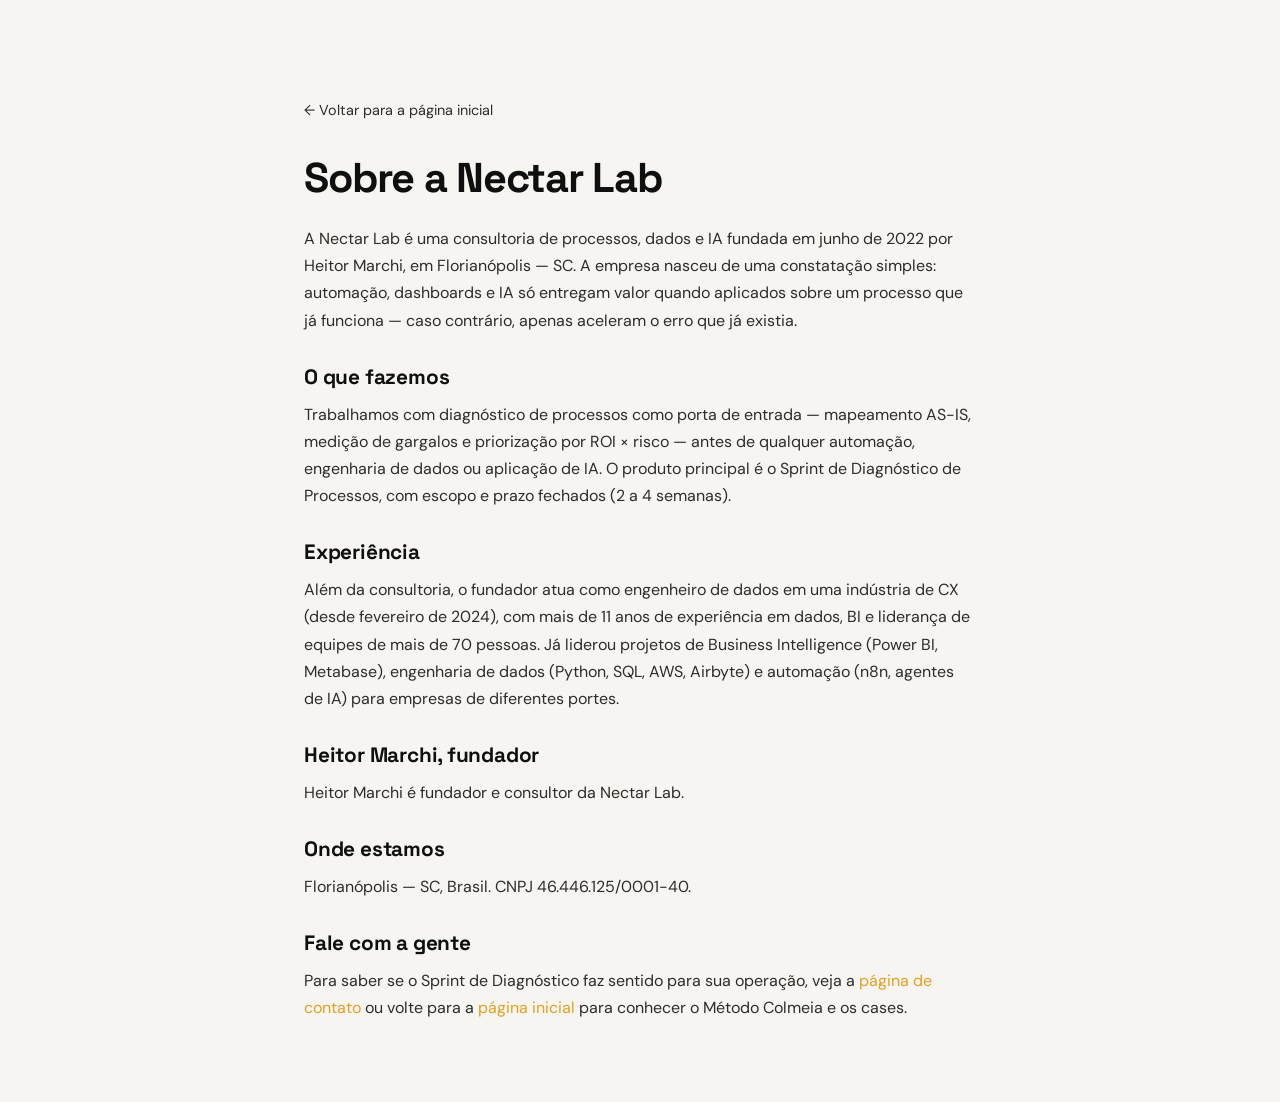
<file: about/index.html>
<!DOCTYPE html>
<html lang="pt-BR">
<head>
<!-- Google Tag Manager --><script>(function(w,d,s,l,i){w[l]=w[l]||[];w[l].push({"gtm.start":new Date().getTime(),event:"gtm.js"});var f=d.getElementsByTagName(s)[0],j=d.createElement(s),dl=l!="dataLayer"?"&l="+l:"";j.async=true;j.src="https://www.googletagmanager.com/gtm.js?id="+i+dl;f.parentNode.insertBefore(j,f);})(window,document,"script","dataLayer","GTM-5SS469PG");</script><!-- End Google Tag Manager -->
<meta charset="UTF-8">
<meta name="viewport" content="width=device-width, initial-scale=1.0">
<title>Sobre a Nectar Lab</title>
<meta name="description" content="Nectar Lab: consultoria de processos, dados e IA fundada por Heitor Marchi em Florianópolis — SC.">
<link rel="canonical" href="https://nectarlab.com.br/about/">
<link rel="icon" type="image/svg+xml" href="../assets/favicon.svg">
<link rel="stylesheet" href="../assets/colors_and_type.css">
<style>
  body { font-family: var(--font-body); background: var(--bg); color: var(--fg1); }
  .wrap { max-width: 720px; margin: 0 auto; padding: 96px 24px 80px; line-height: 1.75; }
  h1 { font-family: var(--font-display); font-size: clamp(2rem, 4vw, 2.6rem); margin-bottom: 1.5rem; }
  h2 { font-family: var(--font-display); font-size: 1.3rem; margin: 2rem 0 .75rem; }
  a { color: var(--accent); }
  .back { display: inline-block; margin-bottom: 2rem; font-size: .9rem; color: var(--fg2); }
</style>
</head>
<body>
<!-- Google Tag Manager (noscript) --><noscript><iframe src="https://www.googletagmanager.com/ns.html?id=GTM-5SS469PG" height="0" width="0" style="display:none;visibility:hidden"></iframe></noscript><!-- End Google Tag Manager (noscript) -->
<div class="wrap">
  <a class="back" href="/">&larr; Voltar para a página inicial</a>
  <h1>Sobre a Nectar Lab</h1>
  <p>A Nectar Lab é uma consultoria de processos, dados e IA fundada em junho de 2022 por Heitor Marchi, em Florianópolis — SC. A empresa nasceu de uma constatação simples: automação, dashboards e IA só entregam valor quando aplicados sobre um processo que já funciona — caso contrário, apenas aceleram o erro que já existia.</p>
  <h2>O que fazemos</h2>
  <p>Trabalhamos com diagnóstico de processos como porta de entrada — mapeamento AS-IS, medição de gargalos e priorização por ROI × risco — antes de qualquer automação, engenharia de dados ou aplicação de IA. O produto principal é o Sprint de Diagnóstico de Processos, com escopo e prazo fechados (2 a 4 semanas).</p>
  <h2>Experiência</h2>
  <p>Além da consultoria, o fundador atua como engenheiro de dados em uma indústria de CX (desde fevereiro de 2024), com mais de 11 anos de experiência em dados, BI e liderança de equipes de mais de 70 pessoas. Já liderou projetos de Business Intelligence (Power BI, Metabase), engenharia de dados (Python, SQL, AWS, Airbyte) e automação (n8n, agentes de IA) para empresas de diferentes portes.</p>
  <h2 id="heitor">Heitor Marchi, fundador</h2>
  <p>Heitor Marchi é fundador e consultor da Nectar Lab.</p>
  <h2>Onde estamos</h2>
  <p>Florianópolis — SC, Brasil. CNPJ 46.446.125/0001-40.</p>
  <h2>Fale com a gente</h2>
  <p>Para saber se o Sprint de Diagnóstico faz sentido para sua operação, veja a <a href="/contact/">página de contato</a> ou volte para a <a href="/">página inicial</a> para conhecer o Método Colmeia e os cases.</p>
</div>
</body>
</html>
</file>
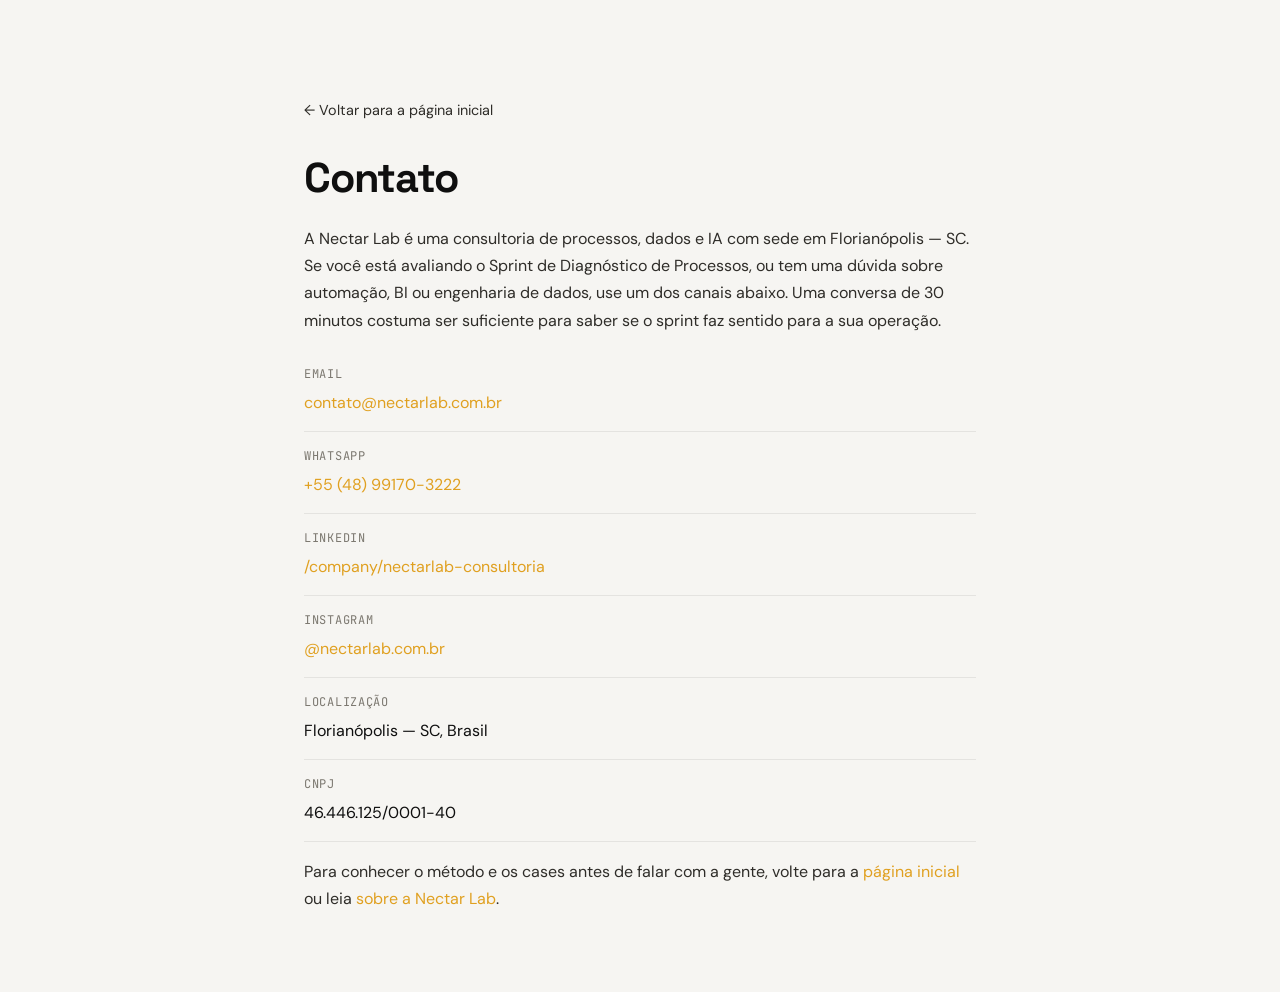
<file: contact/index.html>
<!DOCTYPE html>
<html lang="pt-BR">
<head>
<!-- Google Tag Manager --><script>(function(w,d,s,l,i){w[l]=w[l]||[];w[l].push({"gtm.start":new Date().getTime(),event:"gtm.js"});var f=d.getElementsByTagName(s)[0],j=d.createElement(s),dl=l!="dataLayer"?"&l="+l:"";j.async=true;j.src="https://www.googletagmanager.com/gtm.js?id="+i+dl;f.parentNode.insertBefore(j,f);})(window,document,"script","dataLayer","GTM-5SS469PG");</script><!-- End Google Tag Manager -->
<meta charset="UTF-8">
<meta name="viewport" content="width=device-width, initial-scale=1.0">
<title>Contato — Nectar Lab</title>
<meta name="description" content="Fale com a Nectar Lab: email, WhatsApp, LinkedIn e Instagram. Agende uma conversa sobre o Sprint de Diagnóstico de Processos.">
<link rel="canonical" href="https://nectarlab.com.br/contact/">
<link rel="icon" type="image/svg+xml" href="../assets/favicon.svg">
<link rel="stylesheet" href="../assets/colors_and_type.css">
<style>
  body { font-family: var(--font-body); background: var(--bg); color: var(--fg1); }
  .wrap { max-width: 720px; margin: 0 auto; padding: 96px 24px 80px; line-height: 1.75; }
  h1 { font-family: var(--font-display); font-size: clamp(2rem, 4vw, 2.6rem); margin-bottom: 1.5rem; }
  a { color: var(--accent); }
  .back { display: inline-block; margin-bottom: 2rem; font-size: .9rem; color: var(--fg2); }
  ul { list-style: none; padding: 0; }
  li { padding: 14px 0; border-bottom: 1px solid var(--border); }
  .k { font-family: var(--font-mono); font-size: .75rem; color: var(--fg3); text-transform: uppercase; letter-spacing: .06em; display: block; margin-bottom: 4px; }
</style>
</head>
<body>
<!-- Google Tag Manager (noscript) --><noscript><iframe src="https://www.googletagmanager.com/ns.html?id=GTM-5SS469PG" height="0" width="0" style="display:none;visibility:hidden"></iframe></noscript><!-- End Google Tag Manager (noscript) -->
<div class="wrap">
  <a class="back" href="/">&larr; Voltar para a página inicial</a>
  <h1>Contato</h1>
  <p>A Nectar Lab é uma consultoria de processos, dados e IA com sede em Florianópolis — SC. Se você está avaliando o Sprint de Diagnóstico de Processos, ou tem uma dúvida sobre automação, BI ou engenharia de dados, use um dos canais abaixo. Uma conversa de 30 minutos costuma ser suficiente para saber se o sprint faz sentido para a sua operação.</p>
  <ul>
    <li><span class="k">Email</span><a href="mailto:contato@nectarlab.com.br">contato@nectarlab.com.br</a></li>
    <li><span class="k">WhatsApp</span><a href="https://wa.me/5548991703222" target="_blank" rel="noopener noreferrer">+55 (48) 99170-3222</a></li>
    <li><span class="k">LinkedIn</span><a href="https://www.linkedin.com/company/nectarlab-consultoria/" target="_blank" rel="noopener noreferrer">/company/nectarlab-consultoria</a></li>
    <li><span class="k">Instagram</span><a href="https://instagram.com/nectarlab.com.br" target="_blank" rel="noopener noreferrer">@nectarlab.com.br</a></li>
    <li><span class="k">Localização</span>Florianópolis — SC, Brasil</li>
    <li><span class="k">CNPJ</span>46.446.125/0001-40</li>
  </ul>
  <p>Para conhecer o método e os cases antes de falar com a gente, volte para a <a href="/">página inicial</a> ou leia <a href="/about/">sobre a Nectar Lab</a>.</p>
</div>
</body>
</html>
</file>
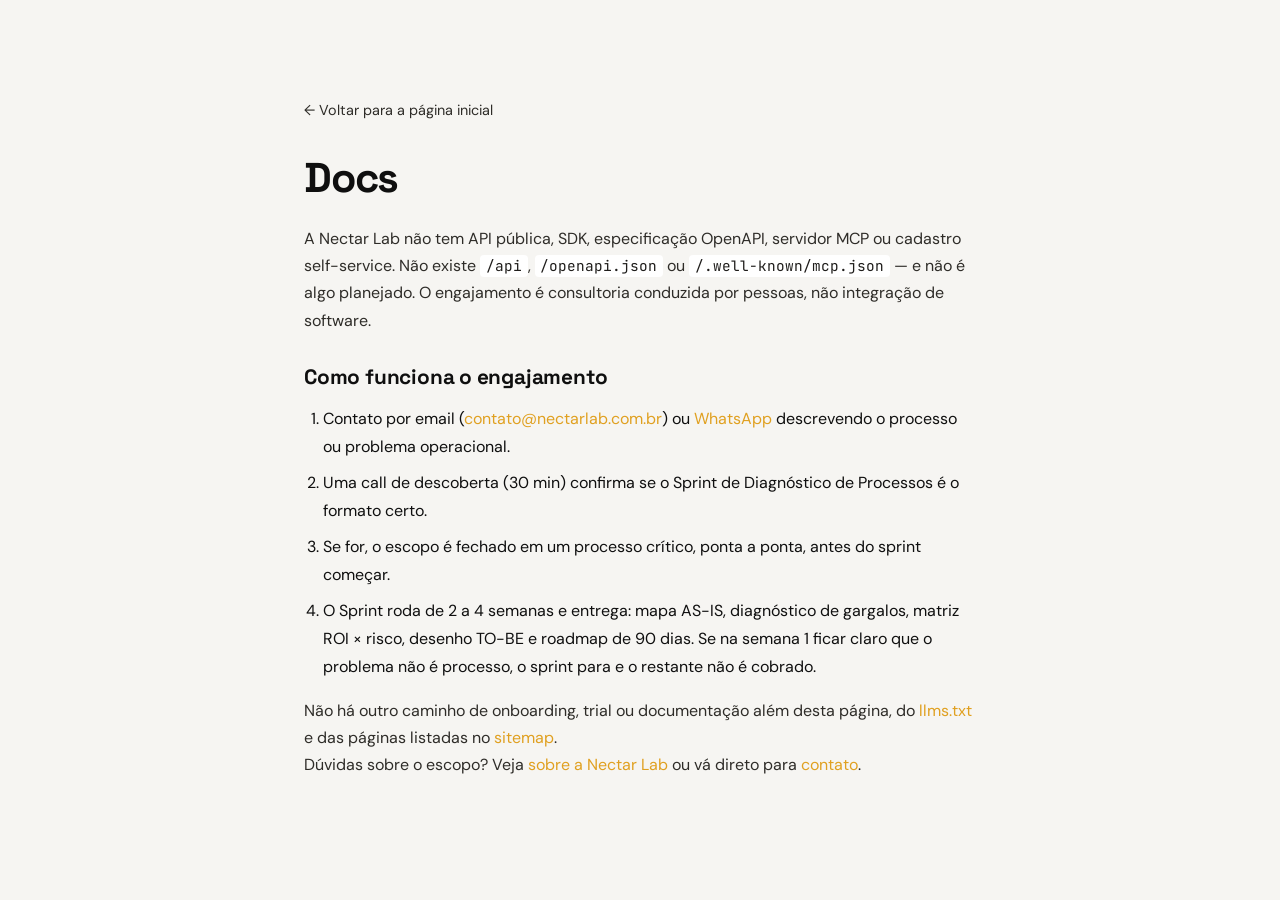
<file: docs/index.html>
<!DOCTYPE html>
<html lang="pt-BR">
<head>
<!-- Google Tag Manager --><script>(function(w,d,s,l,i){w[l]=w[l]||[];w[l].push({"gtm.start":new Date().getTime(),event:"gtm.js"});var f=d.getElementsByTagName(s)[0],j=d.createElement(s),dl=l!="dataLayer"?"&l="+l:"";j.async=true;j.src="https://www.googletagmanager.com/gtm.js?id="+i+dl;f.parentNode.insertBefore(j,f);})(window,document,"script","dataLayer","GTM-5SS469PG");</script><!-- End Google Tag Manager -->
<meta charset="UTF-8">
<meta name="viewport" content="width=device-width, initial-scale=1.0">
<title>Docs — Nectar Lab</title>
<meta name="description" content="Como funciona o engajamento com a Nectar Lab: não há API pública nem MCP — é consultoria humana. Passo a passo do Sprint de Diagnóstico de Processos.">
<link rel="canonical" href="https://nectarlab.com.br/docs/">
<link rel="icon" type="image/svg+xml" href="../assets/favicon.svg">
<link rel="stylesheet" href="../assets/colors_and_type.css">
<style>
  body { font-family: var(--font-body); background: var(--bg); color: var(--fg1); }
  .wrap { max-width: 720px; margin: 0 auto; padding: 96px 24px 80px; line-height: 1.75; }
  h1 { font-family: var(--font-display); font-size: clamp(2rem, 4vw, 2.6rem); margin-bottom: 1.5rem; }
  h2 { font-family: var(--font-display); font-size: 1.3rem; margin: 2rem 0 .75rem; }
  a { color: var(--accent); }
  .back { display: inline-block; margin-bottom: 2rem; font-size: .9rem; color: var(--fg2); }
  code { background: var(--bg-elevated); padding: .1em .4em; border-radius: 4px; font-size: .9em; }
  ol { padding-left: 1.2rem; }
  li { margin-bottom: .5rem; }
</style>
</head>
<body>
<!-- Google Tag Manager (noscript) --><noscript><iframe src="https://www.googletagmanager.com/ns.html?id=GTM-5SS469PG" height="0" width="0" style="display:none;visibility:hidden"></iframe></noscript><!-- End Google Tag Manager (noscript) -->
<div class="wrap">
  <a class="back" href="/">&larr; Voltar para a página inicial</a>
  <h1>Docs</h1>
  <p>A Nectar Lab não tem API pública, SDK, especificação OpenAPI, servidor MCP ou cadastro self-service. Não existe <code>/api</code>, <code>/openapi.json</code> ou <code>/.well-known/mcp.json</code> — e não é algo planejado. O engajamento é consultoria conduzida por pessoas, não integração de software.</p>
  <h2>Como funciona o engajamento</h2>
  <ol>
    <li>Contato por email (<a href="mailto:contato@nectarlab.com.br">contato@nectarlab.com.br</a>) ou <a href="https://wa.me/5548991703222" target="_blank" rel="noopener noreferrer">WhatsApp</a> descrevendo o processo ou problema operacional.</li>
    <li>Uma call de descoberta (30 min) confirma se o Sprint de Diagnóstico de Processos é o formato certo.</li>
    <li>Se for, o escopo é fechado em um processo crítico, ponta a ponta, antes do sprint começar.</li>
    <li>O Sprint roda de 2 a 4 semanas e entrega: mapa AS-IS, diagnóstico de gargalos, matriz ROI × risco, desenho TO-BE e roadmap de 90 dias. Se na semana 1 ficar claro que o problema não é processo, o sprint para e o restante não é cobrado.</li>
  </ol>
  <p>Não há outro caminho de onboarding, trial ou documentação além desta página, do <a href="/llms.txt">llms.txt</a> e das páginas listadas no <a href="/sitemap.xml">sitemap</a>.</p>
  <p>Dúvidas sobre o escopo? Veja <a href="/about/">sobre a Nectar Lab</a> ou vá direto para <a href="/contact/">contato</a>.</p>
</div>
</body>
</html>
</file>
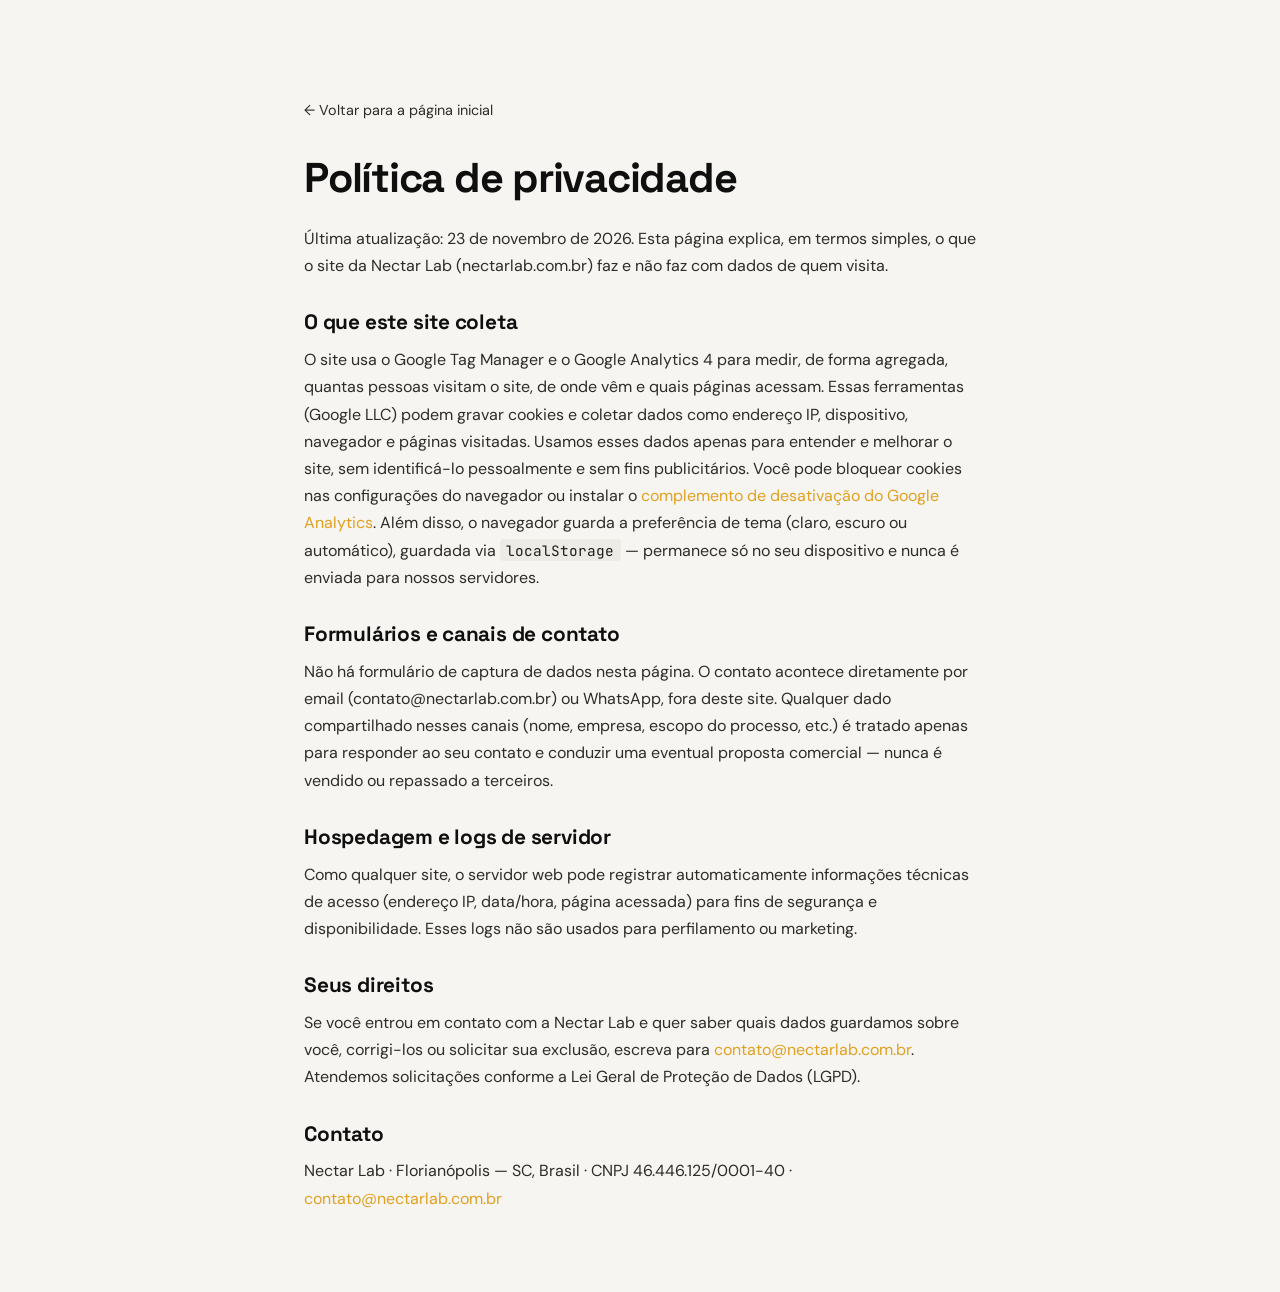
<file: privacy/index.html>
<!DOCTYPE html>
<html lang="pt-BR">
<head>
<!-- Google Tag Manager --><script>(function(w,d,s,l,i){w[l]=w[l]||[];w[l].push({"gtm.start":new Date().getTime(),event:"gtm.js"});var f=d.getElementsByTagName(s)[0],j=d.createElement(s),dl=l!="dataLayer"?"&l="+l:"";j.async=true;j.src="https://www.googletagmanager.com/gtm.js?id="+i+dl;f.parentNode.insertBefore(j,f);})(window,document,"script","dataLayer","GTM-5SS469PG");</script><!-- End Google Tag Manager -->
<meta charset="UTF-8">
<meta name="viewport" content="width=device-width, initial-scale=1.0">
<title>Privacidade — Nectar Lab</title>
<meta name="description" content="Política de privacidade da Nectar Lab: quais dados coletamos, como usamos o localStorage e como entrar em contato sobre seus dados.">
<link rel="canonical" href="https://nectarlab.com.br/privacy/">
<link rel="icon" type="image/svg+xml" href="../assets/favicon.svg">
<link rel="stylesheet" href="../assets/colors_and_type.css">
<style>
  body { font-family: var(--font-body); background: var(--bg); color: var(--fg1); }
  .wrap { max-width: 720px; margin: 0 auto; padding: 96px 24px 80px; line-height: 1.75; }
  h1 { font-family: var(--font-display); font-size: clamp(2rem, 4vw, 2.6rem); margin-bottom: 1.5rem; }
  h2 { font-family: var(--font-display); font-size: 1.3rem; margin: 2rem 0 .75rem; }
  a { color: var(--accent); }
  .back { display: inline-block; margin-bottom: 2rem; font-size: .9rem; color: var(--fg2); }
</style>
</head>
<body>
<!-- Google Tag Manager (noscript) --><noscript><iframe src="https://www.googletagmanager.com/ns.html?id=GTM-5SS469PG" height="0" width="0" style="display:none;visibility:hidden"></iframe></noscript><!-- End Google Tag Manager (noscript) -->
<div class="wrap">
  <a class="back" href="/">&larr; Voltar para a página inicial</a>
  <h1>Política de privacidade</h1>
  <p>Última atualização: 23 de novembro de 2026. Esta página explica, em termos simples, o que o site da Nectar Lab (nectarlab.com.br) faz e não faz com dados de quem visita.</p>
  <h2>O que este site coleta</h2>
  <p>O site usa o Google Tag Manager e o Google Analytics 4 para medir, de forma agregada, quantas pessoas visitam o site, de onde vêm e quais páginas acessam. Essas ferramentas (Google LLC) podem gravar cookies e coletar dados como endereço IP, dispositivo, navegador e páginas visitadas. Usamos esses dados apenas para entender e melhorar o site, sem identificá-lo pessoalmente e sem fins publicitários. Você pode bloquear cookies nas configurações do navegador ou instalar o <a href="https://tools.google.com/dlpage/gaoptout" target="_blank" rel="noopener noreferrer">complemento de desativação do Google Analytics</a>. Além disso, o navegador guarda a preferência de tema (claro, escuro ou automático), guardada via <code>localStorage</code> — permanece só no seu dispositivo e nunca é enviada para nossos servidores.</p>
  <h2>Formulários e canais de contato</h2>
  <p>Não há formulário de captura de dados nesta página. O contato acontece diretamente por email (contato@nectarlab.com.br) ou WhatsApp, fora deste site. Qualquer dado compartilhado nesses canais (nome, empresa, escopo do processo, etc.) é tratado apenas para responder ao seu contato e conduzir uma eventual proposta comercial — nunca é vendido ou repassado a terceiros.</p>
  <h2>Hospedagem e logs de servidor</h2>
  <p>Como qualquer site, o servidor web pode registrar automaticamente informações técnicas de acesso (endereço IP, data/hora, página acessada) para fins de segurança e disponibilidade. Esses logs não são usados para perfilamento ou marketing.</p>
  <h2>Seus direitos</h2>
  <p>Se você entrou em contato com a Nectar Lab e quer saber quais dados guardamos sobre você, corrigi-los ou solicitar sua exclusão, escreva para <a href="mailto:contato@nectarlab.com.br">contato@nectarlab.com.br</a>. Atendemos solicitações conforme a Lei Geral de Proteção de Dados (LGPD).</p>
  <h2>Contato</h2>
  <p>Nectar Lab · Florianópolis — SC, Brasil · CNPJ 46.446.125/0001-40 · <a href="mailto:contato@nectarlab.com.br">contato@nectarlab.com.br</a></p>
</div>
</body>
</html>
</file>
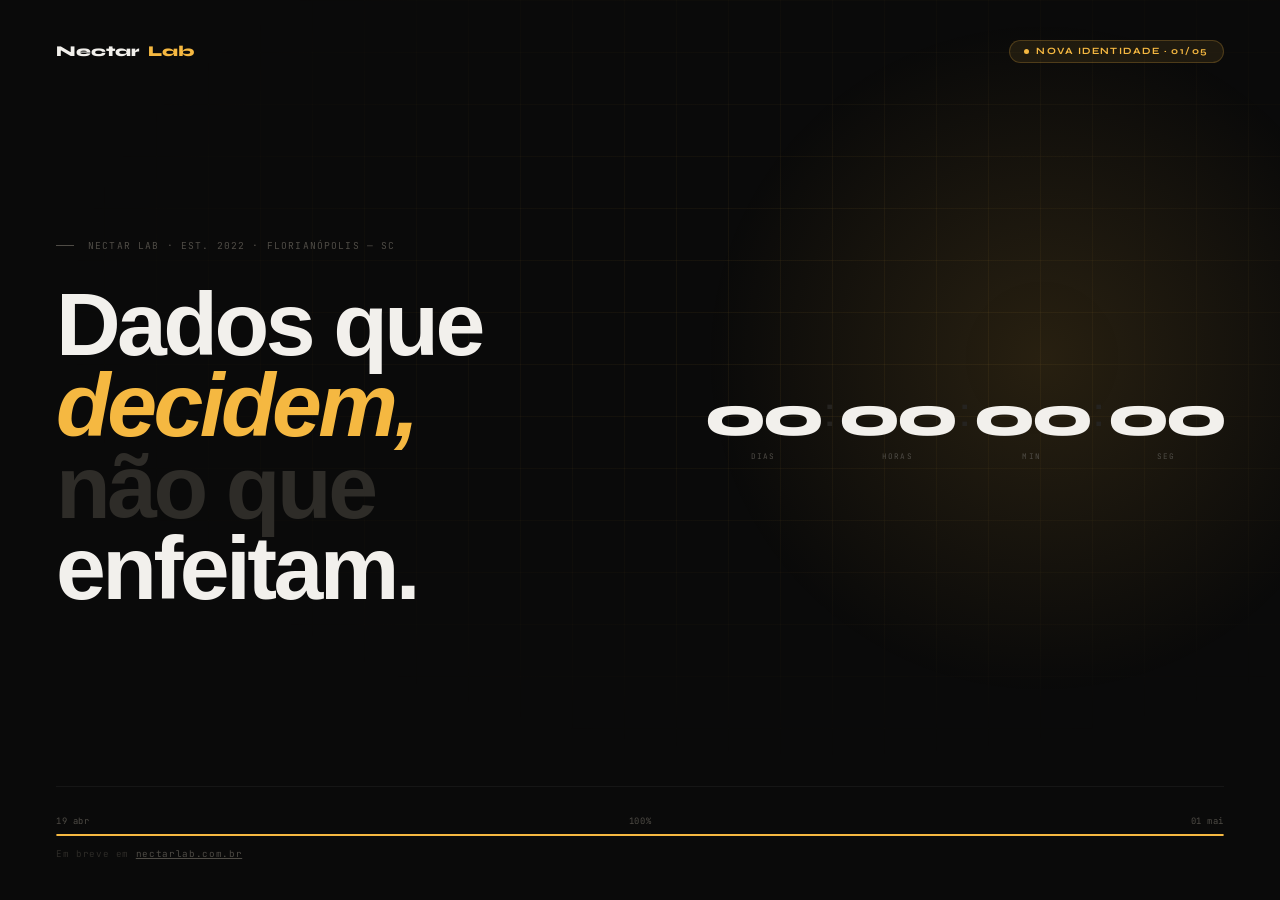
<file: teaser/index.html>
<!DOCTYPE html>
<html lang="pt-BR">
<head>
<!-- Google Tag Manager --><script>(function(w,d,s,l,i){w[l]=w[l]||[];w[l].push({"gtm.start":new Date().getTime(),event:"gtm.js"});var f=d.getElementsByTagName(s)[0],j=d.createElement(s),dl=l!="dataLayer"?"&l="+l:"";j.async=true;j.src="https://www.googletagmanager.com/gtm.js?id="+i+dl;f.parentNode.insertBefore(j,f);})(window,document,"script","dataLayer","GTM-5SS469PG");</script><!-- End Google Tag Manager -->
<meta charset="UTF-8">
<meta name="viewport" content="width=device-width, initial-scale=1.0">
<title>Nectar Lab — Em breve.</title>
<link rel="preconnect" href="https://fonts.googleapis.com">
<link rel="preconnect" href="https://fonts.gstatic.com" crossorigin>
<link href="https://fonts.googleapis.com/css2?family=Syne:wght@700;800&family=DM+Sans:wght@300;400&family=JetBrains+Mono:wght@400&display=swap" rel="stylesheet">
<style>
*,*::before,*::after{box-sizing:border-box;margin:0;padding:0;}
html,body{height:100%;background:#0a0a0a;color:#F2F0EC;font-family:'DM Sans',sans-serif;overflow:hidden;}
body::before{content:'';position:fixed;inset:0;z-index:0;background-image:linear-gradient(rgba(245,184,65,.055) 1px,transparent 1px),linear-gradient(90deg,rgba(245,184,65,.055) 1px,transparent 1px);background-size:52px 52px;mask-image:radial-gradient(ellipse 85% 70% at 65% 35%,black 15%,transparent 72%);}
.glow{position:fixed;width:680px;height:680px;border-radius:50%;background:radial-gradient(circle,rgba(245,184,65,.13) 0%,transparent 70%);top:2%;right:-8%;z-index:0;pointer-events:none;animation:gp 6s ease-in-out infinite;}
@keyframes gp{0%,100%{transform:scale(1);opacity:.8;}50%{transform:scale(1.1);opacity:1;}}
main{position:relative;z-index:1;height:100vh;display:grid;grid-template-rows:auto 1fr auto;padding:clamp(20px,4vw,40px) clamp(24px,5vw,56px);}
.top{display:flex;justify-content:space-between;align-items:center;}
.brand{display:flex;align-items:center;gap:9px;font-family:'Syne',sans-serif;font-weight:800;font-size:15px;color:#F2F0EC;text-decoration:none;}
.brand .dot{color:#F5B841;}
.badge{display:inline-flex;align-items:center;gap:7px;background:rgba(245,184,65,.09);border:1px solid rgba(245,184,65,.22);border-radius:999px;padding:.28rem .9rem;font-family:'Syne',sans-serif;font-size:.6rem;font-weight:700;color:#F5B841;letter-spacing:.15em;text-transform:uppercase;}
.bdot{width:5px;height:5px;background:#F5B841;border-radius:50%;animation:bk 1.9s ease-in-out infinite;}
@keyframes bk{0%,100%{opacity:1;}50%{opacity:.15;}}
/* MEIO — texto e contador lado a lado */
.mid{display:flex;flex-direction:row;align-items:center;justify-content:space-between;gap:48px;}
.mid-text{flex:1 1 auto;}
.eyebrow{font-family:'JetBrains Mono',monospace;font-size:.6rem;color:#4F4C46;letter-spacing:.12em;text-transform:uppercase;margin-bottom:clamp(20px,3vw,32px);display:flex;align-items:center;gap:14px;}
.eyebrow::before{content:'';display:block;width:18px;height:1px;background:#4F4C46;}
h1{font-family:sans-serif;font-size:clamp(2.8rem,7vw,8rem);font-weight:800;line-height:.91;letter-spacing:-.04em;color:#F2F0EC;}
h1 .it{font-style:italic;font-weight:700;color:#F5B841;}
h1 .mu{color:#2E2C28;}
/* COUNTDOWN */
.cd-block{flex:0 0 auto;}
.cd{display:flex;align-items:flex-start;gap:2px;}
.cd-unit{display:flex;flex-direction:column;align-items:center;min-width:clamp(52px,5.5vw,76px);}
.cd-num{font-family:'Syne',sans-serif;font-size:clamp(2.2rem,4.5vw,4.5rem);font-weight:800;letter-spacing:-.05em;line-height:1;color:#F2F0EC;font-variant-numeric:tabular-nums;}
.cd-lbl{font-family:'JetBrains Mono',monospace;font-size:.48rem;color:#4F4C46;letter-spacing:.16em;text-transform:uppercase;margin-top:5px;}
.cd-sep{font-family:'Syne',sans-serif;font-size:clamp(1.8rem,3.5vw,3.5rem);font-weight:300;color:#252320;line-height:1;margin-top:2px;padding:0 1px;}
/* BOTTOM */
.bot{padding-top:28px;border-top:1px solid rgba(255,255,255,.05);}
.prog-labels{display:flex;justify-content:space-between;font-family:'JetBrains Mono',monospace;font-size:.55rem;color:#4F4C46;letter-spacing:.06em;margin-bottom:7px;}
.prog-track{height:2px;background:#1a1815;border-radius:1px;overflow:hidden;}
.prog-fill{height:100%;background:#F5B841;border-radius:1px;transition:width 1s linear;}
.site-hint{font-family:'JetBrains Mono',monospace;font-size:.58rem;color:#2E2C28;letter-spacing:.07em;margin-top:12px;}
.site-hint a{color:#4F4C46;transition:color .2s;}
.site-hint a:hover{color:#F5B841;}
/* mobile — contador vai para baixo */
@media(max-width:700px){
  body{overflow:auto;}
  main{height:auto;min-height:100vh;padding:24px 20px 32px;}
  .mid{flex-direction:column;align-items:flex-start;gap:32px;}
}
</style>
</head>
<body>
<!-- Google Tag Manager (noscript) --><noscript><iframe src="https://www.googletagmanager.com/ns.html?id=GTM-5SS469PG" height="0" width="0" style="display:none;visibility:hidden"></iframe></noscript><!-- End Google Tag Manager (noscript) -->
<div class="glow"></div>
<main>
  <div class="top">
    <a class="brand" href="https://nectarlab.com.br">
      Nectar<span class="dot">Lab</span>
    </a>
    <div class="badge"><span class="bdot"></span>Nova identidade · 01/05</div>
  </div>

  <div class="mid">
    <div class="mid-text">
      <div class="eyebrow">Nectar Lab · Est. 2022 · Florianópolis — SC</div>
      <h1>Dados que<br><span class="it">decidem,</span><br><span class="mu">não que</span><br>enfeitam.</h1>
    </div>
    <div class="cd-block">
      <div class="cd">
        <div class="cd-unit"><span class="cd-num" id="d">--</span><span class="cd-lbl">dias</span></div>
        <div class="cd-sep">:</div>
        <div class="cd-unit"><span class="cd-num" id="h">--</span><span class="cd-lbl">horas</span></div>
        <div class="cd-sep">:</div>
        <div class="cd-unit"><span class="cd-num" id="m">--</span><span class="cd-lbl">min</span></div>
        <div class="cd-sep">:</div>
        <div class="cd-unit"><span class="cd-num" id="s">--</span><span class="cd-lbl">seg</span></div>
      </div>
    </div>
  </div>

  <div class="bot">
    <div class="prog-labels"><span>19 abr</span><span id="pct">0%</span><span>01 mai</span></div>
    <div class="prog-track"><div class="prog-fill" id="bar" style="width:0%"></div></div>
    <div class="site-hint">Em breve em <a href="https://nectarlab.com.br">nectarlab.com.br</a></div>
  </div>
</main>
<script>
const T=new Date('2025-05-01T00:00:00'),S=new Date('2025-04-19T00:00:00'),TOT=T-S;
const pad=n=>String(n).padStart(2,'0');
function tick(){
  const now=new Date(),diff=T-now;
  if(diff<=0){['d','h','m','s'].forEach(id=>document.getElementById(id).textContent='00');document.getElementById('bar').style.width='100%';document.getElementById('pct').textContent='100%';return;}
  document.getElementById('d').textContent=pad(Math.floor(diff/86400000));
  document.getElementById('h').textContent=pad(Math.floor((diff%86400000)/3600000));
  document.getElementById('m').textContent=pad(Math.floor((diff%3600000)/60000));
  document.getElementById('s').textContent=pad(Math.floor((diff%60000)/1000));
  const p=Math.min(100,Math.round(((now-S)/TOT)*100));
  document.getElementById('bar').style.width=p+'%';
  document.getElementById('pct').textContent=p+'%';
}
tick();setInterval(tick,1000);
</script>
</body>
</html>
</file>
<file: assets/colors_and_type.css>
/* ===================================================================
   NECTAR LAB · colors_and_type.css
   Single source of truth for color, type and semantic tokens.
   Supports light + dark themes automatically (prefers-color-scheme).
   =================================================================== */

@import url('https://fonts.googleapis.com/css2?family=Space+Grotesk:wght@400;500;600;700&family=DM+Sans:ital,wght@0,300;0,400;0,500;0,600;1,300&family=JetBrains+Mono:wght@400;500&display=swap');

/* ──────────────────────────────────────────────────────────────────
   1. BRAND PALETTE — the honey + hive system
   ─────────────────────────────────────────────────────────────────
   Nectar Lab's identity sits on a warm amber core (honey) balanced
   by dark graphite (the hive at night) and a clean bone/off-white
   (the comb, by day). A single cool accent (cyan "royal jelly")
   handles data + link states.
   ────────────────────────────────────────────────────────────────── */
:root {
  /* Brand — Honey scale (primary accent) */
  --honey-50:  #FFF8E7;
  --honey-100: #FFECBF;
  --honey-200: #FFDB8A;
  --honey-300: #FFC857;   /* light-theme accent */
  --honey-400: #F5B841;   /* core brand — "Nectar" */
  --honey-500: #E0A020;
  --honey-600: #B57D0E;
  --honey-700: #8A5D06;
  --honey-800: #5E3E02;
  --honey-900: #3A2700;

  /* Brand — Graphite scale (the hive) */
  --graphite-50:  #F6F5F2;   /* comb / off-white bg */
  --graphite-100: #EDEBE5;
  --graphite-200: #D9D6CE;
  --graphite-300: #B3AFA4;
  --graphite-400: #7C7870;
  --graphite-500: #4F4C46;
  --graphite-600: #2E2C28;
  --graphite-700: #1F1D1B;   /* dark card */
  --graphite-800: #141312;   /* dark bg-elevated */
  --graphite-900: #0F0F0F;   /* dark bg */

  /* Accent — Royal Jelly (cool cyan for data / links) */
  --jelly-300: #9BE3E0;
  --jelly-400: #5CC8C4;
  --jelly-500: #2AA7A2;

  /* Semantic status */
  --status-success: #4BB37B;
  --status-warning: #F5B841;
  --status-danger:  #E05C4B;
  --status-info:    #5CC8C4;
}

/* ──────────────────────────────────────────────────────────────────
   2. SEMANTIC TOKENS — light theme (default)
   ────────────────────────────────────────────────────────────────── */
:root {
  /* Surfaces */
  --bg:              var(--graphite-50);
  --bg-elevated:     #FFFFFF;
  --bg-sunken:       var(--graphite-100);
  --bg-inverse:      var(--graphite-900);

  /* Cards */
  --card-bg:         #FFFFFF;
  --card-bg-hover:   var(--honey-50);
  --card-border:     rgba(20, 19, 18, 0.08);
  --card-shadow:     0 1px 2px rgba(20,19,18,.04), 0 4px 16px rgba(20,19,18,.04);
  --card-shadow-hover: 0 2px 6px rgba(20,19,18,.06), 0 16px 40px rgba(245,184,65,.10);

  /* Foreground */
  --fg1:             var(--graphite-900);    /* primary text */
  --fg2:             var(--graphite-600);    /* secondary */
  --fg3:             var(--graphite-400);    /* tertiary / muted */
  --fg-inverse:      var(--graphite-50);
  --fg-on-accent:    var(--graphite-900);    /* text ON honey */

  /* Accent (brand) */
  --accent:          var(--honey-500);
  --accent-hover:    var(--honey-600);
  --accent-muted:    var(--honey-100);
  --accent-glow:     rgba(245,184,65,.20);

  /* Borders + dividers */
  --border:          rgba(20, 19, 18, 0.08);
  --border-strong:   rgba(20, 19, 18, 0.16);
  --divider:         rgba(20, 19, 18, 0.06);

  /* Input */
  --input-bg:        #FFFFFF;
  --input-border:    rgba(20,19,18,.12);
  --input-focus:     var(--honey-400);

  /* Code / mono surfaces */
  --code-bg:         var(--graphite-100);
  --code-fg:         var(--graphite-700);
}

/* ──────────────────────────────────────────────────────────────────
   3. SEMANTIC TOKENS — dark theme (auto)
   ────────────────────────────────────────────────────────────────── */
@media (prefers-color-scheme: dark) {
  :root {
    --bg:              var(--graphite-900);
    --bg-elevated:     var(--graphite-800);
    --bg-sunken:       #0A0A0A;
    --bg-inverse:      var(--graphite-50);

    --card-bg:         var(--graphite-700);
    --card-bg-hover:   #262420;
    --card-border:     rgba(255, 255, 255, 0.07);
    --card-shadow:     0 1px 2px rgba(0,0,0,.3), 0 4px 16px rgba(0,0,0,.2);
    --card-shadow-hover: 0 2px 6px rgba(0,0,0,.4), 0 16px 40px rgba(245,184,65,.10);

    --fg1:             #F2F0EC;
    --fg2:             #B3AFA4;
    --fg3:             #7C7870;
    --fg-inverse:      var(--graphite-900);
    --fg-on-accent:    var(--graphite-900);

    --accent:          var(--honey-400);
    --accent-hover:    var(--honey-300);
    --accent-muted:    rgba(245,184,65,.12);
    --accent-glow:     rgba(245,184,65,.25);

    --border:          rgba(255, 255, 255, 0.07);
    --border-strong:   rgba(255, 255, 255, 0.15);
    --divider:         rgba(255, 255, 255, 0.05);

    --input-bg:        rgba(255,255,255,.03);
    --input-border:    rgba(255, 255, 255, 0.10);
    --input-focus:     var(--honey-400);

    --code-bg:         #0A0A0A;
    --code-fg:         var(--graphite-200);
  }
}

/* Manual overrides — add [data-theme="dark"] or [data-theme="light"]
   to <html> to pin theme regardless of system preference. */
[data-theme="dark"] {
  --bg:              var(--graphite-900);
  --bg-elevated:     var(--graphite-800);
  --bg-sunken:       #0A0A0A;
  --bg-inverse:      var(--graphite-50);
  --card-bg:         var(--graphite-700);
  --card-bg-hover:   #262420;
  --card-border:     rgba(255, 255, 255, 0.07);
  --card-shadow:     0 1px 2px rgba(0,0,0,.3), 0 4px 16px rgba(0,0,0,.2);
  --card-shadow-hover: 0 2px 6px rgba(0,0,0,.4), 0 16px 40px rgba(245,184,65,.10);
  --fg1: #F2F0EC; --fg2: #B3AFA4; --fg3: #7C7870;
  --fg-inverse: var(--graphite-900);
  --accent: var(--honey-400);
  --accent-hover: var(--honey-300);
  --accent-muted: rgba(245,184,65,.12);
  --accent-glow: rgba(245,184,65,.25);
  --border: rgba(255, 255, 255, 0.07);
  --border-strong: rgba(255, 255, 255, 0.15);
  --divider: rgba(255, 255, 255, 0.05);
  --input-bg: rgba(255,255,255,.03);
  --input-border: rgba(255, 255, 255, 0.10);
  --code-bg: #0A0A0A;
  --code-fg: var(--graphite-200);
}

[data-theme="light"] {
  --bg: var(--graphite-50);
  --bg-elevated: #FFFFFF;
  --bg-sunken: var(--graphite-100);
  --bg-inverse: var(--graphite-900);
  --card-bg: #FFFFFF;
  --card-bg-hover: var(--honey-50);
  --card-border: rgba(20, 19, 18, 0.08);
  --card-shadow: 0 1px 2px rgba(20,19,18,.04), 0 4px 16px rgba(20,19,18,.04);
  --card-shadow-hover: 0 2px 6px rgba(20,19,18,.06), 0 16px 40px rgba(245,184,65,.10);
  --fg1: var(--graphite-900); --fg2: var(--graphite-600); --fg3: var(--graphite-400);
  --fg-inverse: var(--graphite-50);
  --accent: var(--honey-500);
  --accent-hover: var(--honey-600);
  --accent-muted: var(--honey-100);
  --accent-glow: rgba(245,184,65,.20);
  --border: rgba(20, 19, 18, 0.08);
  --border-strong: rgba(20, 19, 18, 0.16);
  --divider: rgba(20, 19, 18, 0.06);
  --input-bg: #FFFFFF;
  --input-border: rgba(20,19,18,.12);
  --code-bg: var(--graphite-100);
  --code-fg: var(--graphite-700);
}

/* ──────────────────────────────────────────────────────────────────
   4. TYPE SCALE
   ─────────────────────────────────────────────────────────────────
   Display  — Space Grotesk, tight tracking, for titles/numbers
   Body     — DM Sans, optimized for long-form reading
   Mono     — JetBrains Mono, for code and data snippets
   ────────────────────────────────────────────────────────────────── */
:root {
  --font-display: 'Space Grotesk', ui-sans-serif, system-ui, sans-serif;
  --font-body:    'DM Sans', ui-sans-serif, system-ui, sans-serif;
  --font-mono:    'JetBrains Mono', ui-monospace, 'SFMono-Regular', Menlo, monospace;

  /* Weights */
  --fw-light:    300;
  --fw-regular:  400;
  --fw-medium:   500;
  --fw-semibold: 600;
  --fw-bold:     700;

  /* Fluid type ramp (clamp min / pref / max) */
  --fs-display-xl: clamp(3.5rem, 8vw, 6.5rem);   /* hero */
  --fs-display-lg: clamp(2.5rem, 5vw, 4rem);     /* section hero */
  --fs-h1:         clamp(2rem, 3.5vw, 3rem);
  --fs-h2:         clamp(1.5rem, 2.5vw, 2rem);
  --fs-h3:         1.25rem;
  --fs-h4:         1.0625rem;
  --fs-body:       1rem;
  --fs-small:      0.875rem;
  --fs-caption:    0.75rem;
  --fs-micro:      0.6875rem;

  /* Line heights */
  --lh-tight:   1.1;
  --lh-snug:    1.25;
  --lh-normal:  1.5;
  --lh-relaxed: 1.7;

  /* Letter spacing */
  --ls-tight:  -0.03em;
  --ls-snug:   -0.01em;
  --ls-normal: 0;
  --ls-wide:   0.04em;
  --ls-wider:  0.12em;
}

/* ──────────────────────────────────────────────────────────────────
   5. SPACING / RADIUS / SHADOW / MOTION
   ────────────────────────────────────────────────────────────────── */
:root {
  /* Spacing (4px base) */
  --space-0: 0;
  --space-1: 0.25rem;   /*  4px */
  --space-2: 0.5rem;    /*  8px */
  --space-3: 0.75rem;   /* 12px */
  --space-4: 1rem;      /* 16px */
  --space-5: 1.25rem;   /* 20px */
  --space-6: 1.5rem;    /* 24px */
  --space-8: 2rem;      /* 32px */
  --space-10: 2.5rem;   /* 40px */
  --space-12: 3rem;     /* 48px */
  --space-16: 4rem;     /* 64px */
  --space-20: 5rem;     /* 80px */
  --space-24: 6rem;     /* 96px */

  /* Radius */
  --radius-xs: 4px;
  --radius-sm: 6px;
  --radius-md: 10px;
  --radius-lg: 14px;
  --radius-xl: 20px;
  --radius-2xl: 28px;
  --radius-pill: 999px;

  /* Shadows (elevation system) */
  --shadow-xs: 0 1px 2px rgba(20,19,18,.04);
  --shadow-sm: 0 1px 3px rgba(20,19,18,.06), 0 1px 2px rgba(20,19,18,.04);
  --shadow-md: 0 4px 6px rgba(20,19,18,.05), 0 2px 4px rgba(20,19,18,.04);
  --shadow-lg: 0 10px 20px rgba(20,19,18,.08), 0 4px 8px rgba(20,19,18,.04);
  --shadow-xl: 0 20px 40px rgba(20,19,18,.10), 0 8px 16px rgba(20,19,18,.06);
  --shadow-glow: 0 0 0 1px var(--accent-glow), 0 10px 40px var(--accent-glow);

  /* Motion */
  --ease-out:   cubic-bezier(.2, .7, .2, 1);
  --ease-in-out: cubic-bezier(.4, 0, .2, 1);
  --ease-bounce: cubic-bezier(.34, 1.56, .64, 1);
  --dur-fast:   120ms;
  --dur-base:   240ms;
  --dur-slow:   420ms;
  --transition: all var(--dur-base) var(--ease-in-out);
}

/* ──────────────────────────────────────────────────────────────────
   6. TYPOGRAPHY — semantic class helpers
   ────────────────────────────────────────────────────────────────── */
.display-xl, .display-lg, h1, h2, h3, h4, h5, h6 {
  font-family: var(--font-display);
  font-weight: var(--fw-bold);
  line-height: var(--lh-tight);
  letter-spacing: var(--ls-tight);
  color: var(--fg1);
  margin: 0;
}
.display-xl { font-size: var(--fs-display-xl); letter-spacing: -0.035em; }
.display-lg { font-size: var(--fs-display-lg); letter-spacing: -0.03em; }
h1 { font-size: var(--fs-h1); }
h2 { font-size: var(--fs-h2); letter-spacing: var(--ls-snug); }
h3 { font-size: var(--fs-h3); font-weight: var(--fw-semibold); letter-spacing: var(--ls-snug); }
h4 { font-size: var(--fs-h4); font-weight: var(--fw-semibold); letter-spacing: var(--ls-snug); }

p, .body {
  font-family: var(--font-body);
  font-size: var(--fs-body);
  font-weight: var(--fw-regular);
  line-height: var(--lh-relaxed);
  color: var(--fg2);
  margin: 0;
}
.small   { font-size: var(--fs-small); }
.caption {
  font-family: var(--font-display);
  font-size: var(--fs-caption);
  font-weight: var(--fw-semibold);
  letter-spacing: var(--ls-wider);
  text-transform: uppercase;
  color: var(--accent);
}
.eyebrow { /* alias */
  font-family: var(--font-display);
  font-size: var(--fs-caption);
  font-weight: var(--fw-semibold);
  letter-spacing: var(--ls-wider);
  text-transform: uppercase;
  color: var(--accent);
  display: inline-flex; align-items: center; gap: .6rem;
}
.eyebrow::before {
  content: ''; display: block; width: 22px; height: 1px; background: currentColor;
}

code, .mono {
  font-family: var(--font-mono);
  font-size: 0.9em;
  background: var(--code-bg);
  color: var(--code-fg);
  padding: .12em .45em;
  border-radius: var(--radius-xs);
}

/* ──────────────────────────────────────────────────────────────────
   7. RESET (light touch)
   ────────────────────────────────────────────────────────────────── */
*, *::before, *::after { box-sizing: border-box; }
html { font-size: 16px; }
body {
  margin: 0;
  background: var(--bg);
  color: var(--fg1);
  font-family: var(--font-body);
  font-weight: var(--fw-regular);
  line-height: var(--lh-relaxed);
  -webkit-font-smoothing: antialiased;
  -moz-osx-font-smoothing: grayscale;
  text-rendering: optimizeLegibility;
}
a { color: inherit; text-decoration: none; }
img, svg { display: block; max-width: 100%; }
button { font: inherit; }

@media (prefers-reduced-motion: reduce) {
  *, *::before, *::after {
    animation-duration: .001ms !important;
    transition-duration: .001ms !important;
  }
}
</file>
